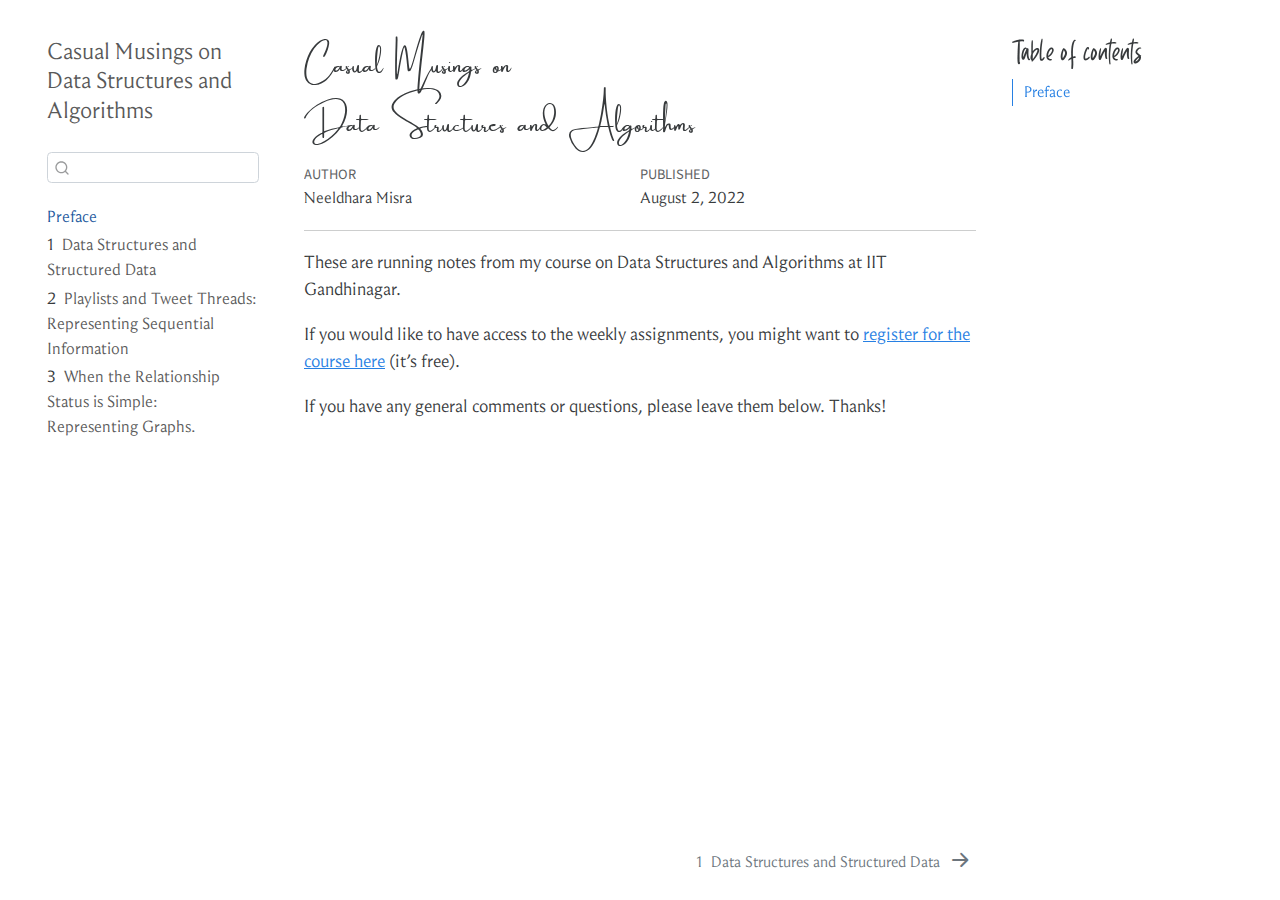
<file: _book/index.html>
<!DOCTYPE html>
<html xmlns="http://www.w3.org/1999/xhtml" lang="en" xml:lang="en"><head>

<meta charset="utf-8">
<meta name="generator" content="quarto-0.9.363">

<meta name="viewport" content="width=device-width, initial-scale=1.0, user-scalable=yes">

<meta name="author" content="Neeldhara Misra">
<meta name="dcterms.date" content="2022-08-02">

<title>Casual Musings on  Data Structures and Algorithms</title>
<style>
code{white-space: pre-wrap;}
span.smallcaps{font-variant: small-caps;}
span.underline{text-decoration: underline;}
div.column{display: inline-block; vertical-align: top; width: 50%;}
div.hanging-indent{margin-left: 1.5em; text-indent: -1.5em;}
ul.task-list{list-style: none;}
</style>

<script src="site_libs/quarto-nav/quarto-nav.js"></script>
<script src="site_libs/quarto-nav/headroom.min.js"></script>
<script src="site_libs/clipboard/clipboard.min.js"></script>
<meta name="quarto:offset" content="./">
<script src="site_libs/quarto-search/autocomplete.umd.js"></script>
<script src="site_libs/quarto-search/fuse.min.js"></script>
<script src="site_libs/quarto-search/quarto-search.js"></script>
<link href="./intro.html" rel="next">
<script src="site_libs/quarto-html/quarto.js"></script>
<script src="site_libs/quarto-html/popper.min.js"></script>
<script src="site_libs/quarto-html/tippy.umd.min.js"></script>
<script src="site_libs/quarto-html/anchor.min.js"></script>
<link href="site_libs/quarto-html/tippy.css" rel="stylesheet">
<link id="quarto-text-highlighting-styles" href="site_libs/quarto-html/quarto-syntax-highlighting.css" rel="stylesheet">
<script src="site_libs/bootstrap/bootstrap.min.js"></script>
<link href="site_libs/bootstrap/bootstrap-icons.css" rel="stylesheet">
<link href="site_libs/bootstrap/bootstrap.min.css" rel="stylesheet">
<script id="quarto-search-options" type="application/json">{
  "location": "sidebar",
  "copy-button": false,
  "collapse-after": 3,
  "panel-placement": "start",
  "type": "textbox",
  "limit": 20,
  "language": {
    "search-no-results-text": "No results",
    "search-matching-documents-text": "matching documents",
    "search-copy-link-title": "Copy link to search",
    "search-hide-matches-text": "Hide additional matches",
    "search-more-match-text": "more match in this document",
    "search-more-matches-text": "more matches in this document",
    "search-clear-button-title": "Clear",
    "search-detached-cancel-button-title": "Cancel",
    "search-submit-button-title": "Submit"
  }
}</script>


<link rel="stylesheet" href="styles.css">
</head>

<body class="nav-sidebar floating">

<div id="quarto-search-results"></div>
  <header id="quarto-header" class="headroom fixed-top">
  <nav class="quarto-secondary-nav" data-bs-toggle="collapse" data-bs-target="#quarto-sidebar" aria-controls="quarto-sidebar" aria-expanded="false" aria-label="Toggle sidebar navigation" onclick="if (window.quartoToggleHeadroom) { window.quartoToggleHeadroom(); }">
    <div class="container-fluid d-flex justify-content-between">
      <h1 class="quarto-secondary-nav-title">Casual Musings on <br> Data Structures and Algorithms</h1>
      <button type="button" class="quarto-btn-toggle btn" aria-label="Show secondary navigation">
        <i class="bi bi-chevron-right"></i>
      </button>
    </div>
  </nav>
</header>
<!-- content -->
<div id="quarto-content" class="quarto-container page-columns page-rows-contents page-layout-article">
<!-- sidebar -->
  <nav id="quarto-sidebar" class="sidebar collapse sidebar-navigation floating overflow-auto">
    <div class="pt-lg-2 mt-2 text-left sidebar-header">
    <div class="sidebar-title mb-0 py-0">
      <a href="./">Casual Musings on <br> Data Structures and Algorithms</a> 
    </div>
      </div>
      <div class="mt-2 flex-shrink-0 align-items-center">
        <div class="sidebar-search">
        <div id="quarto-search" class="" title="Search"></div>
        </div>
      </div>
    <div class="sidebar-menu-container"> 
    <ul class="list-unstyled mt-1">
        <li class="sidebar-item">
  <div class="sidebar-item-container"> 
  <a href="./index.html" class="sidebar-item-text sidebar-link active">Preface</a>
  </div>
</li>
        <li class="sidebar-item">
  <div class="sidebar-item-container"> 
  <a href="./intro.html" class="sidebar-item-text sidebar-link"><span class="chapter-number">1</span>&nbsp; <span class="chapter-title">Data Structures and Structured Data</span></a>
  </div>
</li>
        <li class="sidebar-item">
  <div class="sidebar-item-container"> 
  <a href="./sequences.html" class="sidebar-item-text sidebar-link"><span class="chapter-number">2</span>&nbsp; <span class="chapter-title">Playlists and Tweet Threads: <br>Representing Sequential Information</span></a>
  </div>
</li>
        <li class="sidebar-item">
  <div class="sidebar-item-container"> 
  <a href="./graphs.html" class="sidebar-item-text sidebar-link"><span class="chapter-number">3</span>&nbsp; <span class="chapter-title">When the Relationship Status is Simple: <br>Representing Graphs.</span></a>
  </div>
</li>
    </ul>
    </div>
</nav>
<!-- margin-sidebar -->
    <div id="quarto-margin-sidebar" class="sidebar margin-sidebar"><div class="quarto-margin-header"><div class="margin-header-item">
<script type="text/javascript">
var HYVOR_TALK_WEBSITE = 6232;
    var HYVOR_TALK_CONFIG = {
        url: false,
        id: false
    };
var script = document.createElement("script");
script.type = "text/javascript";
script.src = "https://talk.hyvor.com/web-api/embed.js";
document.body.appendChild(script);
</script>

</div></div>
        <nav id="TOC" role="doc-toc">
    <h2 id="toc-title">Table of contents</h2>
   
  <ul>
  <li><a href="#preface" id="toc-preface" class="nav-link active" data-scroll-target="#preface">Preface</a></li>
  </ul>
</nav>
    </div>
<!-- main -->
<main class="content" id="quarto-document-content">

<header id="title-block-header" class="quarto-title-block default">
<div class="quarto-title">
<h1 class="title d-none d-lg-block">Casual Musings on <br> Data Structures and Algorithms</h1>
</div>





<div class="quarto-title-meta">

    <div>
    <div class="quarto-title-meta-heading">Author</div>
    <div class="quarto-title-meta-contents">
             <p>Neeldhara Misra </p>
          </div>
  </div>
    
    <div>
    <div class="quarto-title-meta-heading">Published</div>
    <div class="quarto-title-meta-contents">
      <p class="date">August 2, 2022</p>
    </div>
  </div>
    
  </div>
  

</header>

<section id="preface" class="level1 unnumbered">
<h1 class="unnumbered">Preface</h1>
<hr>
<p>These are running notes from my course on Data Structures and Algorithms at IIT Gandhinagar.</p>
<p>If you would like to have access to the weekly assignments, you might want to <a href="https://neeldhara.courses/">register for the course here</a> (it’s free).</p>
<p>If you have any general comments or questions, please leave them below. Thanks!</p>
<div id="hyvor-talk-view">

</div>


</section>

</main> <!-- /main -->
<script id="quarto-html-after-body" type="application/javascript">
window.document.addEventListener("DOMContentLoaded", function (event) {
  const icon = "";
  const anchorJS = new window.AnchorJS();
  anchorJS.options = {
    placement: 'right',
    icon: icon
  };
  anchorJS.add('.anchored');
  const clipboard = new window.ClipboardJS('.code-copy-button', {
    target: function(trigger) {
      return trigger.previousElementSibling;
    }
  });
  clipboard.on('success', function(e) {
    // button target
    const button = e.trigger;
    // don't keep focus
    button.blur();
    // flash "checked"
    button.classList.add('code-copy-button-checked');
    var currentTitle = button.getAttribute("title");
    button.setAttribute("title", "Copied!");
    setTimeout(function() {
      button.setAttribute("title", currentTitle);
      button.classList.remove('code-copy-button-checked');
    }, 1000);
    // clear code selection
    e.clearSelection();
  });
  function tippyHover(el, contentFn) {
    const config = {
      allowHTML: true,
      content: contentFn,
      maxWidth: 500,
      delay: 100,
      arrow: false,
      appendTo: function(el) {
          return el.parentElement;
      },
      interactive: true,
      interactiveBorder: 10,
      theme: 'quarto',
      placement: 'bottom-start'
    };
    window.tippy(el, config); 
  }
  const noterefs = window.document.querySelectorAll('a[role="doc-noteref"]');
  for (var i=0; i<noterefs.length; i++) {
    const ref = noterefs[i];
    tippyHover(ref, function() {
      let href = ref.getAttribute('href');
      try { href = new URL(href).hash; } catch {}
      const id = href.replace(/^#\/?/, "");
      const note = window.document.getElementById(id);
      return note.innerHTML;
    });
  }
  var bibliorefs = window.document.querySelectorAll('a[role="doc-biblioref"]');
  for (var i=0; i<bibliorefs.length; i++) {
    const ref = bibliorefs[i];
    const cites = ref.parentNode.getAttribute('data-cites').split(' ');
    tippyHover(ref, function() {
      var popup = window.document.createElement('div');
      cites.forEach(function(cite) {
        var citeDiv = window.document.createElement('div');
        citeDiv.classList.add('hanging-indent');
        citeDiv.classList.add('csl-entry');
        var biblioDiv = window.document.getElementById('ref-' + cite);
        if (biblioDiv) {
          citeDiv.innerHTML = biblioDiv.innerHTML;
        }
        popup.appendChild(citeDiv);
      });
      return popup.innerHTML;
    });
  }
});
</script>
<nav class="page-navigation">
  <div class="nav-page nav-page-previous">
  </div>
  <div class="nav-page nav-page-next">
      <a href="./intro.html" class="pagination-link">
        <span class="nav-page-text"><span class="chapter-number">1</span>&nbsp; <span class="chapter-title">Data Structures and Structured Data</span></span> <i class="bi bi-arrow-right-short"></i>
      </a>
  </div>
</nav>
</div> <!-- /content -->



</body></html>
</file>
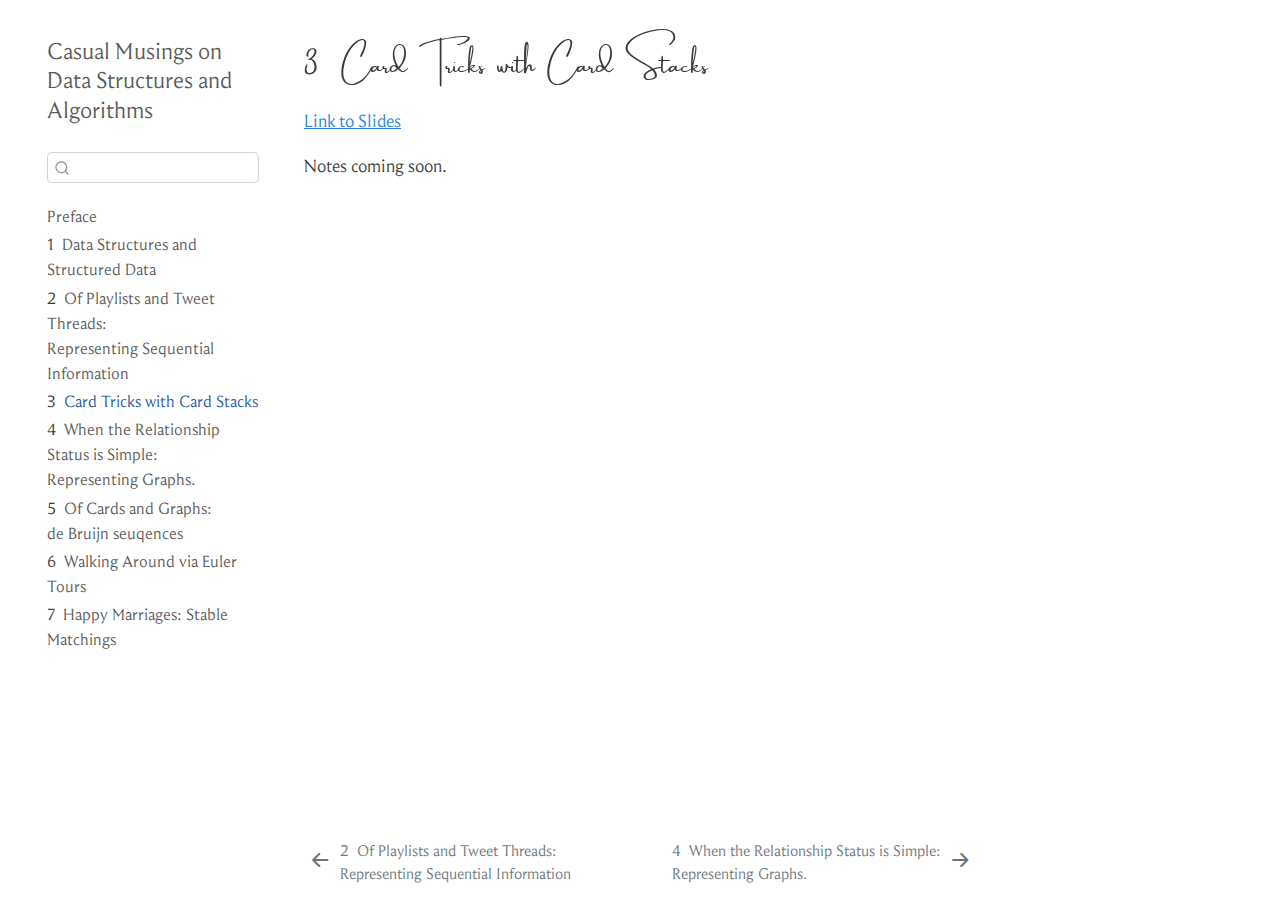
<file: _book/cardtricks.html>
<!DOCTYPE html>
<html xmlns="http://www.w3.org/1999/xhtml" lang="en" xml:lang="en"><head>

<meta charset="utf-8">
<meta name="generator" content="quarto-1.1.189">

<meta name="viewport" content="width=device-width, initial-scale=1.0, user-scalable=yes">


<title>Casual Musings on  Data Structures and Algorithms - 3&nbsp; Card Tricks with Card Stacks</title>
<style>
code{white-space: pre-wrap;}
span.smallcaps{font-variant: small-caps;}
div.columns{display: flex; gap: min(4vw, 1.5em);}
div.column{flex: auto; overflow-x: auto;}
div.hanging-indent{margin-left: 1.5em; text-indent: -1.5em;}
ul.task-list{list-style: none;}
ul.task-list li input[type="checkbox"] {
  width: 0.8em;
  margin: 0 0.8em 0.2em -1.6em;
  vertical-align: middle;
}
</style>


<script src="site_libs/quarto-nav/quarto-nav.js"></script>
<script src="site_libs/quarto-nav/headroom.min.js"></script>
<script src="site_libs/clipboard/clipboard.min.js"></script>
<script src="site_libs/quarto-search/autocomplete.umd.js"></script>
<script src="site_libs/quarto-search/fuse.min.js"></script>
<script src="site_libs/quarto-search/quarto-search.js"></script>
<meta name="quarto:offset" content="./">
<link href="./graphs.html" rel="next">
<link href="./sequences.html" rel="prev">
<script src="site_libs/quarto-html/quarto.js"></script>
<script src="site_libs/quarto-html/popper.min.js"></script>
<script src="site_libs/quarto-html/tippy.umd.min.js"></script>
<script src="site_libs/quarto-html/anchor.min.js"></script>
<link href="site_libs/quarto-html/tippy.css" rel="stylesheet">
<link href="site_libs/quarto-html/quarto-syntax-highlighting.css" rel="stylesheet" id="quarto-text-highlighting-styles">
<script src="site_libs/bootstrap/bootstrap.min.js"></script>
<link href="site_libs/bootstrap/bootstrap-icons.css" rel="stylesheet">
<link href="site_libs/bootstrap/bootstrap.min.css" rel="stylesheet" id="quarto-bootstrap" data-mode="light">
<script id="quarto-search-options" type="application/json">{
  "location": "sidebar",
  "copy-button": false,
  "collapse-after": 3,
  "panel-placement": "start",
  "type": "textbox",
  "limit": 20,
  "language": {
    "search-no-results-text": "No results",
    "search-matching-documents-text": "matching documents",
    "search-copy-link-title": "Copy link to search",
    "search-hide-matches-text": "Hide additional matches",
    "search-more-match-text": "more match in this document",
    "search-more-matches-text": "more matches in this document",
    "search-clear-button-title": "Clear",
    "search-detached-cancel-button-title": "Cancel",
    "search-submit-button-title": "Submit"
  }
}</script>


<link rel="stylesheet" href="styles.css">
</head>

<body class="nav-sidebar floating">


<div id="quarto-search-results"></div>
  <header id="quarto-header" class="headroom fixed-top">
  <nav class="quarto-secondary-nav" data-bs-toggle="collapse" data-bs-target="#quarto-sidebar" aria-controls="quarto-sidebar" aria-expanded="false" aria-label="Toggle sidebar navigation" onclick="if (window.quartoToggleHeadroom) { window.quartoToggleHeadroom(); }">
    <div class="container-fluid d-flex justify-content-between">
      <h1 class="quarto-secondary-nav-title"><span class="chapter-number">3</span>&nbsp; <span class="chapter-title">Card Tricks with Card Stacks</span></h1>
      <button type="button" class="quarto-btn-toggle btn" aria-label="Show secondary navigation">
        <i class="bi bi-chevron-right"></i>
      </button>
    </div>
  </nav>
</header>
<!-- content -->
<div id="quarto-content" class="quarto-container page-columns page-rows-contents page-layout-article">
<!-- sidebar -->
  <nav id="quarto-sidebar" class="sidebar collapse sidebar-navigation floating overflow-auto">
    <div class="pt-lg-2 mt-2 text-left sidebar-header">
    <div class="sidebar-title mb-0 py-0">
      <a href="./">Casual Musings on <br> Data Structures and Algorithms</a> 
    </div>
      </div>
      <div class="mt-2 flex-shrink-0 align-items-center">
        <div class="sidebar-search">
        <div id="quarto-search" class="" title="Search"></div>
        </div>
      </div>
    <div class="sidebar-menu-container"> 
    <ul class="list-unstyled mt-1">
        <li class="sidebar-item">
  <div class="sidebar-item-container"> 
  <a href="./index.html" class="sidebar-item-text sidebar-link">Preface</a>
  </div>
</li>
        <li class="sidebar-item">
  <div class="sidebar-item-container"> 
  <a href="./intro.html" class="sidebar-item-text sidebar-link"><span class="chapter-number">1</span>&nbsp; <span class="chapter-title">Data Structures and Structured Data</span></a>
  </div>
</li>
        <li class="sidebar-item">
  <div class="sidebar-item-container"> 
  <a href="./sequences.html" class="sidebar-item-text sidebar-link"><span class="chapter-number">2</span>&nbsp; <span class="chapter-title">Of Playlists and Tweet Threads: <br>Representing Sequential Information</span></a>
  </div>
</li>
        <li class="sidebar-item">
  <div class="sidebar-item-container"> 
  <a href="./cardtricks.html" class="sidebar-item-text sidebar-link active"><span class="chapter-number">3</span>&nbsp; <span class="chapter-title">Card Tricks with Card Stacks</span></a>
  </div>
</li>
        <li class="sidebar-item">
  <div class="sidebar-item-container"> 
  <a href="./graphs.html" class="sidebar-item-text sidebar-link"><span class="chapter-number">4</span>&nbsp; <span class="chapter-title">When the Relationship Status is Simple: <br>Representing Graphs.</span></a>
  </div>
</li>
        <li class="sidebar-item">
  <div class="sidebar-item-container"> 
  <a href="./debruijn.html" class="sidebar-item-text sidebar-link"><span class="chapter-number">5</span>&nbsp; <span class="chapter-title">Of Cards and Graphs: <br> de Bruijn seuqences</span></a>
  </div>
</li>
        <li class="sidebar-item">
  <div class="sidebar-item-container"> 
  <a href="./traversals.html" class="sidebar-item-text sidebar-link"><span class="chapter-number">6</span>&nbsp; <span class="chapter-title">Walking Around via Euler Tours</span></a>
  </div>
</li>
        <li class="sidebar-item">
  <div class="sidebar-item-container"> 
  <a href="./stablematchings.html" class="sidebar-item-text sidebar-link"><span class="chapter-number">7</span>&nbsp; <span class="chapter-title">Happy Marriages: Stable Matchings</span></a>
  </div>
</li>
    </ul>
    </div>
</nav>
<!-- margin-sidebar -->
    <div id="quarto-margin-sidebar" class="sidebar margin-sidebar"><div class="quarto-margin-header"><div class="margin-header-item">
<script type="text/javascript">
var HYVOR_TALK_WEBSITE = 6232;
    var HYVOR_TALK_CONFIG = {
        url: false,
        id: false
    };
var script = document.createElement("script");
script.type = "text/javascript";
script.src = "https://talk.hyvor.com/web-api/embed.js";
document.body.appendChild(script);
</script>

</div></div>
        
    </div>
<!-- main -->
<main class="content" id="quarto-document-content">

<header id="title-block-header" class="quarto-title-block default">
<div class="quarto-title">
<h1 class="title d-none d-lg-block"><span class="chapter-number">3</span>&nbsp; <span class="chapter-title">Card Tricks with Card Stacks</span></h1>
</div>



<div class="quarto-title-meta">

    
    
  </div>
  

</header>

<p><a href="https://slides.com/neeldhara/dsa1-w04#/0/1">Link to Slides</a></p>
<p>Notes coming soon.</p>



</main> <!-- /main -->
<script id="quarto-html-after-body" type="application/javascript">
window.document.addEventListener("DOMContentLoaded", function (event) {
  const toggleBodyColorMode = (bsSheetEl) => {
    const mode = bsSheetEl.getAttribute("data-mode");
    const bodyEl = window.document.querySelector("body");
    if (mode === "dark") {
      bodyEl.classList.add("quarto-dark");
      bodyEl.classList.remove("quarto-light");
    } else {
      bodyEl.classList.add("quarto-light");
      bodyEl.classList.remove("quarto-dark");
    }
  }
  const toggleBodyColorPrimary = () => {
    const bsSheetEl = window.document.querySelector("link#quarto-bootstrap");
    if (bsSheetEl) {
      toggleBodyColorMode(bsSheetEl);
    }
  }
  toggleBodyColorPrimary();  
  const icon = "";
  const anchorJS = new window.AnchorJS();
  anchorJS.options = {
    placement: 'right',
    icon: icon
  };
  anchorJS.add('.anchored');
  const clipboard = new window.ClipboardJS('.code-copy-button', {
    target: function(trigger) {
      return trigger.previousElementSibling;
    }
  });
  clipboard.on('success', function(e) {
    // button target
    const button = e.trigger;
    // don't keep focus
    button.blur();
    // flash "checked"
    button.classList.add('code-copy-button-checked');
    var currentTitle = button.getAttribute("title");
    button.setAttribute("title", "Copied!");
    setTimeout(function() {
      button.setAttribute("title", currentTitle);
      button.classList.remove('code-copy-button-checked');
    }, 1000);
    // clear code selection
    e.clearSelection();
  });
  function tippyHover(el, contentFn) {
    const config = {
      allowHTML: true,
      content: contentFn,
      maxWidth: 500,
      delay: 100,
      arrow: false,
      appendTo: function(el) {
          return el.parentElement;
      },
      interactive: true,
      interactiveBorder: 10,
      theme: 'quarto',
      placement: 'bottom-start'
    };
    window.tippy(el, config); 
  }
  const noterefs = window.document.querySelectorAll('a[role="doc-noteref"]');
  for (var i=0; i<noterefs.length; i++) {
    const ref = noterefs[i];
    tippyHover(ref, function() {
      // use id or data attribute instead here
      let href = ref.getAttribute('data-footnote-href') || ref.getAttribute('href');
      try { href = new URL(href).hash; } catch {}
      const id = href.replace(/^#\/?/, "");
      const note = window.document.getElementById(id);
      return note.innerHTML;
    });
  }
  var bibliorefs = window.document.querySelectorAll('a[role="doc-biblioref"]');
  for (var i=0; i<bibliorefs.length; i++) {
    const ref = bibliorefs[i];
    const cites = ref.parentNode.getAttribute('data-cites').split(' ');
    tippyHover(ref, function() {
      var popup = window.document.createElement('div');
      cites.forEach(function(cite) {
        var citeDiv = window.document.createElement('div');
        citeDiv.classList.add('hanging-indent');
        citeDiv.classList.add('csl-entry');
        var biblioDiv = window.document.getElementById('ref-' + cite);
        if (biblioDiv) {
          citeDiv.innerHTML = biblioDiv.innerHTML;
        }
        popup.appendChild(citeDiv);
      });
      return popup.innerHTML;
    });
  }
});
</script>
<nav class="page-navigation">
  <div class="nav-page nav-page-previous">
      <a href="./sequences.html" class="pagination-link">
        <i class="bi bi-arrow-left-short"></i> <span class="nav-page-text"><span class="chapter-number">2</span>&nbsp; <span class="chapter-title">Of Playlists and Tweet Threads: <br>Representing Sequential Information</span></span>
      </a>          
  </div>
  <div class="nav-page nav-page-next">
      <a href="./graphs.html" class="pagination-link">
        <span class="nav-page-text"><span class="chapter-number">4</span>&nbsp; <span class="chapter-title">When the Relationship Status is Simple: <br>Representing Graphs.</span></span> <i class="bi bi-arrow-right-short"></i>
      </a>
  </div>
</nav>
</div> <!-- /content -->



</body></html>
</file>
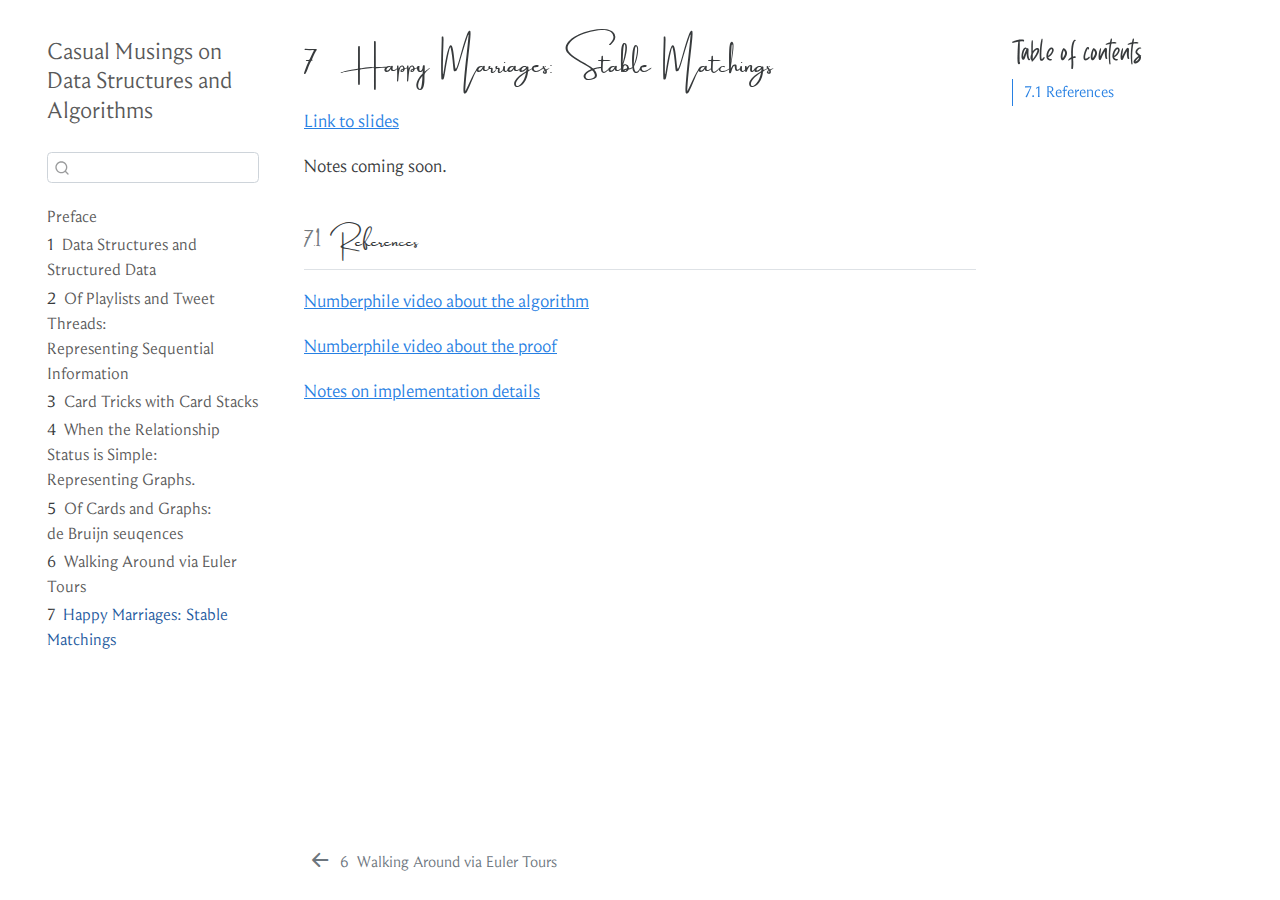
<file: _book/stablematchings.html>
<!DOCTYPE html>
<html xmlns="http://www.w3.org/1999/xhtml" lang="en" xml:lang="en"><head>

<meta charset="utf-8">
<meta name="generator" content="quarto-1.1.189">

<meta name="viewport" content="width=device-width, initial-scale=1.0, user-scalable=yes">


<title>Casual Musings on  Data Structures and Algorithms - 7&nbsp; Happy Marriages: Stable Matchings</title>
<style>
code{white-space: pre-wrap;}
span.smallcaps{font-variant: small-caps;}
div.columns{display: flex; gap: min(4vw, 1.5em);}
div.column{flex: auto; overflow-x: auto;}
div.hanging-indent{margin-left: 1.5em; text-indent: -1.5em;}
ul.task-list{list-style: none;}
ul.task-list li input[type="checkbox"] {
  width: 0.8em;
  margin: 0 0.8em 0.2em -1.6em;
  vertical-align: middle;
}
</style>


<script src="site_libs/quarto-nav/quarto-nav.js"></script>
<script src="site_libs/quarto-nav/headroom.min.js"></script>
<script src="site_libs/clipboard/clipboard.min.js"></script>
<script src="site_libs/quarto-search/autocomplete.umd.js"></script>
<script src="site_libs/quarto-search/fuse.min.js"></script>
<script src="site_libs/quarto-search/quarto-search.js"></script>
<meta name="quarto:offset" content="./">
<link href="./traversals.html" rel="prev">
<script src="site_libs/quarto-html/quarto.js"></script>
<script src="site_libs/quarto-html/popper.min.js"></script>
<script src="site_libs/quarto-html/tippy.umd.min.js"></script>
<script src="site_libs/quarto-html/anchor.min.js"></script>
<link href="site_libs/quarto-html/tippy.css" rel="stylesheet">
<link href="site_libs/quarto-html/quarto-syntax-highlighting.css" rel="stylesheet" id="quarto-text-highlighting-styles">
<script src="site_libs/bootstrap/bootstrap.min.js"></script>
<link href="site_libs/bootstrap/bootstrap-icons.css" rel="stylesheet">
<link href="site_libs/bootstrap/bootstrap.min.css" rel="stylesheet" id="quarto-bootstrap" data-mode="light">
<script id="quarto-search-options" type="application/json">{
  "location": "sidebar",
  "copy-button": false,
  "collapse-after": 3,
  "panel-placement": "start",
  "type": "textbox",
  "limit": 20,
  "language": {
    "search-no-results-text": "No results",
    "search-matching-documents-text": "matching documents",
    "search-copy-link-title": "Copy link to search",
    "search-hide-matches-text": "Hide additional matches",
    "search-more-match-text": "more match in this document",
    "search-more-matches-text": "more matches in this document",
    "search-clear-button-title": "Clear",
    "search-detached-cancel-button-title": "Cancel",
    "search-submit-button-title": "Submit"
  }
}</script>


<link rel="stylesheet" href="styles.css">
</head>

<body class="nav-sidebar floating">


<div id="quarto-search-results"></div>
  <header id="quarto-header" class="headroom fixed-top">
  <nav class="quarto-secondary-nav" data-bs-toggle="collapse" data-bs-target="#quarto-sidebar" aria-controls="quarto-sidebar" aria-expanded="false" aria-label="Toggle sidebar navigation" onclick="if (window.quartoToggleHeadroom) { window.quartoToggleHeadroom(); }">
    <div class="container-fluid d-flex justify-content-between">
      <h1 class="quarto-secondary-nav-title"><span class="chapter-number">7</span>&nbsp; <span class="chapter-title">Happy Marriages: Stable Matchings</span></h1>
      <button type="button" class="quarto-btn-toggle btn" aria-label="Show secondary navigation">
        <i class="bi bi-chevron-right"></i>
      </button>
    </div>
  </nav>
</header>
<!-- content -->
<div id="quarto-content" class="quarto-container page-columns page-rows-contents page-layout-article">
<!-- sidebar -->
  <nav id="quarto-sidebar" class="sidebar collapse sidebar-navigation floating overflow-auto">
    <div class="pt-lg-2 mt-2 text-left sidebar-header">
    <div class="sidebar-title mb-0 py-0">
      <a href="./">Casual Musings on <br> Data Structures and Algorithms</a> 
    </div>
      </div>
      <div class="mt-2 flex-shrink-0 align-items-center">
        <div class="sidebar-search">
        <div id="quarto-search" class="" title="Search"></div>
        </div>
      </div>
    <div class="sidebar-menu-container"> 
    <ul class="list-unstyled mt-1">
        <li class="sidebar-item">
  <div class="sidebar-item-container"> 
  <a href="./index.html" class="sidebar-item-text sidebar-link">Preface</a>
  </div>
</li>
        <li class="sidebar-item">
  <div class="sidebar-item-container"> 
  <a href="./intro.html" class="sidebar-item-text sidebar-link"><span class="chapter-number">1</span>&nbsp; <span class="chapter-title">Data Structures and Structured Data</span></a>
  </div>
</li>
        <li class="sidebar-item">
  <div class="sidebar-item-container"> 
  <a href="./sequences.html" class="sidebar-item-text sidebar-link"><span class="chapter-number">2</span>&nbsp; <span class="chapter-title">Of Playlists and Tweet Threads: <br>Representing Sequential Information</span></a>
  </div>
</li>
        <li class="sidebar-item">
  <div class="sidebar-item-container"> 
  <a href="./cardtricks.html" class="sidebar-item-text sidebar-link"><span class="chapter-number">3</span>&nbsp; <span class="chapter-title">Card Tricks with Card Stacks</span></a>
  </div>
</li>
        <li class="sidebar-item">
  <div class="sidebar-item-container"> 
  <a href="./graphs.html" class="sidebar-item-text sidebar-link"><span class="chapter-number">4</span>&nbsp; <span class="chapter-title">When the Relationship Status is Simple: <br>Representing Graphs.</span></a>
  </div>
</li>
        <li class="sidebar-item">
  <div class="sidebar-item-container"> 
  <a href="./debruijn.html" class="sidebar-item-text sidebar-link"><span class="chapter-number">5</span>&nbsp; <span class="chapter-title">Of Cards and Graphs: <br> de Bruijn seuqences</span></a>
  </div>
</li>
        <li class="sidebar-item">
  <div class="sidebar-item-container"> 
  <a href="./traversals.html" class="sidebar-item-text sidebar-link"><span class="chapter-number">6</span>&nbsp; <span class="chapter-title">Walking Around via Euler Tours</span></a>
  </div>
</li>
        <li class="sidebar-item">
  <div class="sidebar-item-container"> 
  <a href="./stablematchings.html" class="sidebar-item-text sidebar-link active"><span class="chapter-number">7</span>&nbsp; <span class="chapter-title">Happy Marriages: Stable Matchings</span></a>
  </div>
</li>
    </ul>
    </div>
</nav>
<!-- margin-sidebar -->
    <div id="quarto-margin-sidebar" class="sidebar margin-sidebar"><div class="quarto-margin-header"><div class="margin-header-item">
<script type="text/javascript">
var HYVOR_TALK_WEBSITE = 6232;
    var HYVOR_TALK_CONFIG = {
        url: false,
        id: false
    };
var script = document.createElement("script");
script.type = "text/javascript";
script.src = "https://talk.hyvor.com/web-api/embed.js";
document.body.appendChild(script);
</script>

</div></div>
        <nav id="TOC" role="doc-toc" class="toc-active">
    <h2 id="toc-title">Table of contents</h2>
   
  <ul>
  <li><a href="#references" id="toc-references" class="nav-link active" data-scroll-target="#references"><span class="toc-section-number">7.1</span>  References</a></li>
  </ul>
</nav>
    </div>
<!-- main -->
<main class="content" id="quarto-document-content">

<header id="title-block-header" class="quarto-title-block default">
<div class="quarto-title">
<h1 class="title d-none d-lg-block"><span class="chapter-number">7</span>&nbsp; <span class="chapter-title">Happy Marriages: Stable Matchings</span></h1>
</div>



<div class="quarto-title-meta">

    
    
  </div>
  

</header>

<p><a href="https://slides.com/neeldhara/dsa1-w06/">Link to slides</a></p>
<p>Notes coming soon.</p>
<section id="references" class="level2" data-number="7.1">
<h2 data-number="7.1" class="anchored" data-anchor-id="references"><span class="header-section-number">7.1</span> References</h2>
<p><a href="https://www.youtube.com/watch?v=Qcv1IqHWAzg">Numberphile video about the algorithm</a></p>
<p><a href="https://www.youtube.com/watch?v=LtTV6rIxhdo">Numberphile video about the proof</a></p>
<p><a href="https://cse.buffalo.edu/faculty/atri/courses/331/fall14/handouts/GS-details.pdf">Notes on implementation details</a></p>


</section>

</main> <!-- /main -->
<script id="quarto-html-after-body" type="application/javascript">
window.document.addEventListener("DOMContentLoaded", function (event) {
  const toggleBodyColorMode = (bsSheetEl) => {
    const mode = bsSheetEl.getAttribute("data-mode");
    const bodyEl = window.document.querySelector("body");
    if (mode === "dark") {
      bodyEl.classList.add("quarto-dark");
      bodyEl.classList.remove("quarto-light");
    } else {
      bodyEl.classList.add("quarto-light");
      bodyEl.classList.remove("quarto-dark");
    }
  }
  const toggleBodyColorPrimary = () => {
    const bsSheetEl = window.document.querySelector("link#quarto-bootstrap");
    if (bsSheetEl) {
      toggleBodyColorMode(bsSheetEl);
    }
  }
  toggleBodyColorPrimary();  
  const icon = "";
  const anchorJS = new window.AnchorJS();
  anchorJS.options = {
    placement: 'right',
    icon: icon
  };
  anchorJS.add('.anchored');
  const clipboard = new window.ClipboardJS('.code-copy-button', {
    target: function(trigger) {
      return trigger.previousElementSibling;
    }
  });
  clipboard.on('success', function(e) {
    // button target
    const button = e.trigger;
    // don't keep focus
    button.blur();
    // flash "checked"
    button.classList.add('code-copy-button-checked');
    var currentTitle = button.getAttribute("title");
    button.setAttribute("title", "Copied!");
    setTimeout(function() {
      button.setAttribute("title", currentTitle);
      button.classList.remove('code-copy-button-checked');
    }, 1000);
    // clear code selection
    e.clearSelection();
  });
  function tippyHover(el, contentFn) {
    const config = {
      allowHTML: true,
      content: contentFn,
      maxWidth: 500,
      delay: 100,
      arrow: false,
      appendTo: function(el) {
          return el.parentElement;
      },
      interactive: true,
      interactiveBorder: 10,
      theme: 'quarto',
      placement: 'bottom-start'
    };
    window.tippy(el, config); 
  }
  const noterefs = window.document.querySelectorAll('a[role="doc-noteref"]');
  for (var i=0; i<noterefs.length; i++) {
    const ref = noterefs[i];
    tippyHover(ref, function() {
      // use id or data attribute instead here
      let href = ref.getAttribute('data-footnote-href') || ref.getAttribute('href');
      try { href = new URL(href).hash; } catch {}
      const id = href.replace(/^#\/?/, "");
      const note = window.document.getElementById(id);
      return note.innerHTML;
    });
  }
  var bibliorefs = window.document.querySelectorAll('a[role="doc-biblioref"]');
  for (var i=0; i<bibliorefs.length; i++) {
    const ref = bibliorefs[i];
    const cites = ref.parentNode.getAttribute('data-cites').split(' ');
    tippyHover(ref, function() {
      var popup = window.document.createElement('div');
      cites.forEach(function(cite) {
        var citeDiv = window.document.createElement('div');
        citeDiv.classList.add('hanging-indent');
        citeDiv.classList.add('csl-entry');
        var biblioDiv = window.document.getElementById('ref-' + cite);
        if (biblioDiv) {
          citeDiv.innerHTML = biblioDiv.innerHTML;
        }
        popup.appendChild(citeDiv);
      });
      return popup.innerHTML;
    });
  }
});
</script>
<nav class="page-navigation">
  <div class="nav-page nav-page-previous">
      <a href="./traversals.html" class="pagination-link">
        <i class="bi bi-arrow-left-short"></i> <span class="nav-page-text"><span class="chapter-number">6</span>&nbsp; <span class="chapter-title">Walking Around via Euler Tours</span></span>
      </a>          
  </div>
  <div class="nav-page nav-page-next">
  </div>
</nav>
</div> <!-- /content -->



</body></html>
</file>
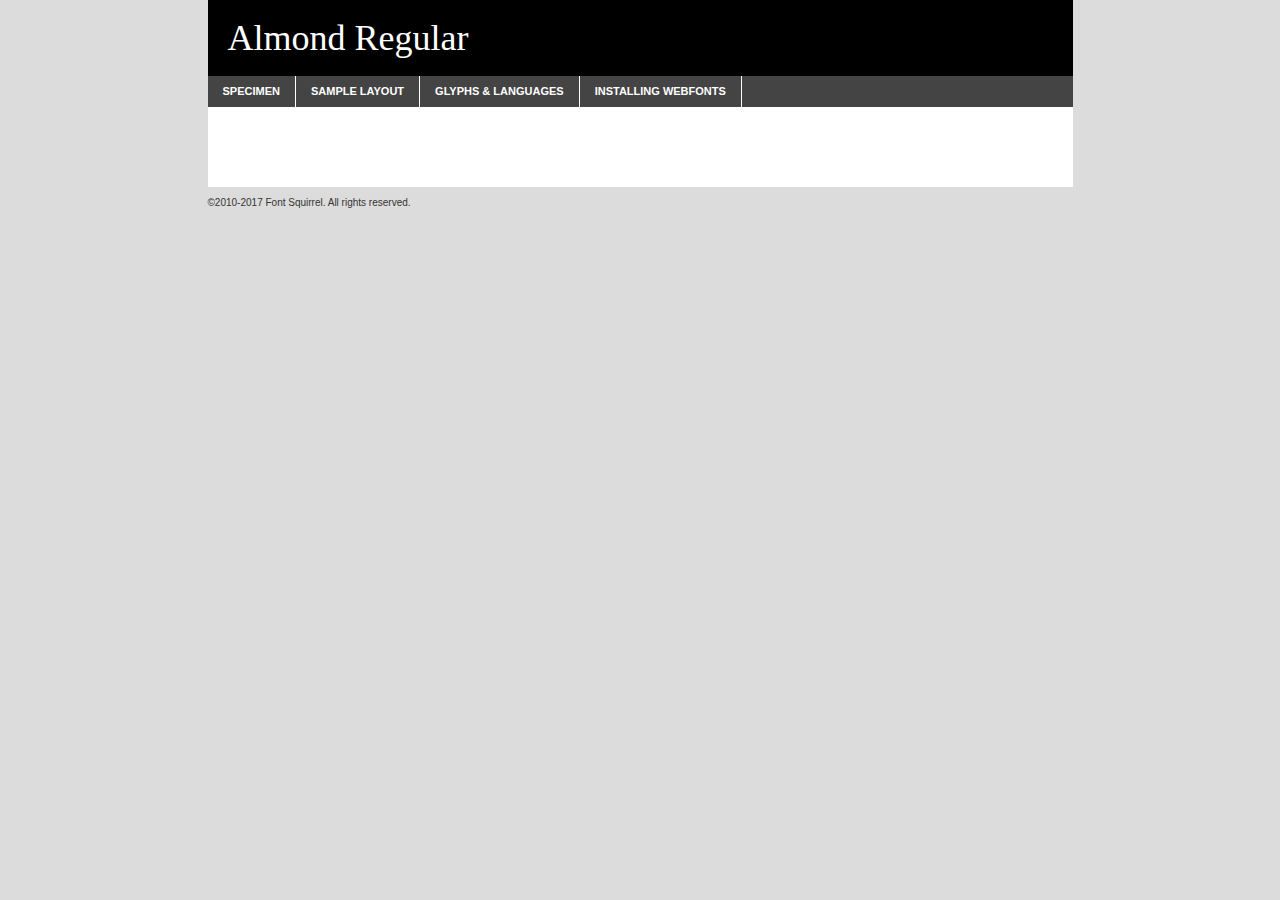
<file: fonts/almond_regular-demo.html>
<!DOCTYPE html PUBLIC "-//W3C//DTD XHTML 1.0 Transitional//EN"
	"http://www.w3.org/TR/xhtml1/DTD/xhtml1-transitional.dtd">

<html xmlns="http://www.w3.org/1999/xhtml" xml:lang="en" lang="en">
<head>
	<meta http-equiv="Content-Type" content="text/html; charset=utf-8" />
	<script src="http://ajax.googleapis.com/ajax/libs/jquery/1.7.2/jquery.min.js" type="text/javascript" charset="utf-8"></script>
	<script type="text/javascript">
	(function($){$.fn.easyTabs=function(option){var param=jQuery.extend({fadeSpeed:"fast",defaultContent:1,activeClass:'active'},option);$(this).each(function(){var thisId="#"+this.id;if(param.defaultContent==''){param.defaultContent=1;}
	if(typeof param.defaultContent=="number")
	{var defaultTab=$(thisId+" .tabs li:eq("+(param.defaultContent-1)+") a").attr('href').substr(1);}else{var defaultTab=param.defaultContent;}
	$(thisId+" .tabs li a").each(function(){var tabToHide=$(this).attr('href').substr(1);$("#"+tabToHide).addClass('easytabs-tab-content');});hideAll();changeContent(defaultTab);function hideAll(){$(thisId+" .easytabs-tab-content").hide();}
	function changeContent(tabId){hideAll();$(thisId+" .tabs li").removeClass(param.activeClass);$(thisId+" .tabs li a[href=#"+tabId+"]").closest('li').addClass(param.activeClass);if(param.fadeSpeed!="none")
	{$(thisId+" #"+tabId).fadeIn(param.fadeSpeed);}else{$(thisId+" #"+tabId).show();}}
	$(thisId+" .tabs li").click(function(){var tabId=$(this).find('a').attr('href').substr(1);changeContent(tabId);return false;});});}})(jQuery);
	</script>
	<link rel="stylesheet" href="specimen_files/specimen_stylesheet.css" type="text/css" charset="utf-8" />
	<link rel="stylesheet" href="stylesheet.css" type="text/css" charset="utf-8" />

	<style type="text/css">
					body{
				font-family: 'almondregular';
							}
		</style>

	<title>Almond Regular Specimen</title>
	
	
	<script type="text/javascript" charset="utf-8">
		$(document).ready(function() {
			$('#container').easyTabs({defaultContent:1});
		});
	</script>
</head>

<body>
<div id="container">
	<div id="header">
		Almond Regular	</div>
	<ul class="tabs">
		<li><a href="#specimen">Specimen</a></li>
		<li><a href="#layout">Sample Layout</a></li>
				<li><a href="#glyphs">Glyphs &amp; Languages</a></li>
		<li><a href="#installing">Installing Webfonts</a></li>
		
	</ul>
	
	<div id="main_content">

		
			<div id="specimen">
		
				<div class="section">
					<div class="grid12 firstcol">
						<div class="huge">AaBb</div>
					</div>
				</div>
		
				<div class="section">
					<div class="glyph_range">A&#x200B;B&#x200b;C&#x200b;D&#x200b;E&#x200b;F&#x200b;G&#x200b;H&#x200b;I&#x200b;J&#x200b;K&#x200b;L&#x200b;M&#x200b;N&#x200b;O&#x200b;P&#x200b;Q&#x200b;R&#x200b;S&#x200b;T&#x200b;U&#x200b;V&#x200b;W&#x200b;X&#x200b;Y&#x200b;Z&#x200b;a&#x200b;b&#x200b;c&#x200b;d&#x200b;e&#x200b;f&#x200b;g&#x200b;h&#x200b;i&#x200b;j&#x200b;k&#x200b;l&#x200b;m&#x200b;n&#x200b;o&#x200b;p&#x200b;q&#x200b;r&#x200b;s&#x200b;t&#x200b;u&#x200b;v&#x200b;w&#x200b;x&#x200b;y&#x200b;z&#x200b;1&#x200b;2&#x200b;3&#x200b;4&#x200b;5&#x200b;6&#x200b;7&#x200b;8&#x200b;9&#x200b;0&#x200b;&amp;&#x200b;.&#x200b;,&#x200b;?&#x200b;!&#x200b;&#64;&#x200b;(&#x200b;)&#x200b;#&#x200b;$&#x200b;%&#x200b;*&#x200b;+&#x200b;-&#x200b;=&#x200b;:&#x200b;;</div>
				</div>
				<div class="section">
					<div class="grid12 firstcol">
						<table class="sample_table">
							<tr><td>10</td><td class="size10">abcdefghijklmnopqrstuvwxyzABCDEFGHIJKLMNOPQRSTUVWXYZ0123456789abcdefghijklmnopqrstuvwxyzABCDEFGHIJKLMNOPQRSTUVWXYZ0123456789abcdefghijklmnopqrstuvwxyzABCDEFGHIJKLMNOPQRSTUVWXYZ</td></tr>
							<tr><td>11</td><td class="size11">abcdefghijklmnopqrstuvwxyzABCDEFGHIJKLMNOPQRSTUVWXYZ0123456789abcdefghijklmnopqrstuvwxyzABCDEFGHIJKLMNOPQRSTUVWXYZ0123456789abcdefghijklmnopqrstuvwxyzABCDEFGHIJKLMNOPQRSTUVWXYZ</td></tr>
							<tr><td>12</td><td class="size12">abcdefghijklmnopqrstuvwxyzABCDEFGHIJKLMNOPQRSTUVWXYZ0123456789abcdefghijklmnopqrstuvwxyzABCDEFGHIJKLMNOPQRSTUVWXYZ0123456789abcdefghijklmnopqrstuvwxyzABCDEFGHIJKLMNOPQRSTUVWXYZ</td></tr>
							<tr><td>13</td><td class="size13">abcdefghijklmnopqrstuvwxyzABCDEFGHIJKLMNOPQRSTUVWXYZ0123456789abcdefghijklmnopqrstuvwxyzABCDEFGHIJKLMNOPQRSTUVWXYZ0123456789abcdefghijklmnopqrstuvwxyzABCDEFGHIJKLMNOPQRSTUVWXYZ</td></tr>
							<tr><td>14</td><td class="size14">abcdefghijklmnopqrstuvwxyzABCDEFGHIJKLMNOPQRSTUVWXYZ0123456789abcdefghijklmnopqrstuvwxyzABCDEFGHIJKLMNOPQRSTUVWXYZ0123456789abcdefghijklmnopqrstuvwxyzABCDEFGHIJKLMNOPQRSTUVWXYZ</td></tr>
							<tr><td>16</td><td class="size16">abcdefghijklmnopqrstuvwxyzABCDEFGHIJKLMNOPQRSTUVWXYZ0123456789abcdefghijklmnopqrstuvwxyzABCDEFGHIJKLMNOPQRSTUVWXYZ</td></tr>
							<tr><td>18</td><td class="size18">abcdefghijklmnopqrstuvwxyzABCDEFGHIJKLMNOPQRSTUVWXYZ0123456789abcdefghijklmnopqrstuvwxyzABCDEFGHIJKLMNOPQRSTUVWXYZ</td></tr>
							<tr><td>20</td><td class="size20">abcdefghijklmnopqrstuvwxyzABCDEFGHIJKLMNOPQRSTUVWXYZ0123456789abcdefghijklmnopqrstuvwxyzABCDEFGHIJKLMNOPQRSTUVWXYZ</td></tr>
							<tr><td>24</td><td class="size24">abcdefghijklmnopqrstuvwxyzABCDEFGHIJKLMNOPQRSTUVWXYZ0123456789abcdefghijklmnopqrstuvwxyzABCDEFGHIJKLMNOPQRSTUVWXYZ</td></tr>
							<tr><td>30</td><td class="size30">abcdefghijklmnopqrstuvwxyzABCDEFGHIJKLMNOPQRSTUVWXYZ0123456789abcdefghijklmnopqrstuvwxyzABCDEFGHIJKLMNOPQRSTUVWXYZ</td></tr>
							<tr><td>36</td><td class="size36">abcdefghijklmnopqrstuvwxyzABCDEFGHIJKLMNOPQRSTUVWXYZ0123456789abcdefghijklmnopqrstuvwxyzABCDEFGHIJKLMNOPQRSTUVWXYZ</td></tr>
							<tr><td>48</td><td class="size48">abcdefghijklmnopqrstuvwxyzABCDEFGHIJKLMNOPQRSTUVWXYZ0123456789abcdefghijklmnopqrstuvwxyzABCDEFGHIJKLMNOPQRSTUVWXYZ</td></tr>
							<tr><td>60</td><td class="size60">abcdefghijklmnopqrstuvwxyzABCDEFGHIJKLMNOPQRSTUVWXYZ0123456789abcdefghijklmnopqrstuvwxyzABCDEFGHIJKLMNOPQRSTUVWXYZ</td></tr>
							<tr><td>72</td><td class="size72">abcdefghijklmnopqrstuvwxyzABCDEFGHIJKLMNOPQRSTUVWXYZ0123456789abcdefghijklmnopqrstuvwxyzABCDEFGHIJKLMNOPQRSTUVWXYZ</td></tr>
							<tr><td>90</td><td class="size90">abcdefghijklmnopqrstuvwxyzABCDEFGHIJKLMNOPQRSTUVWXYZ0123456789abcdefghijklmnopqrstuvwxyzABCDEFGHIJKLMNOPQRSTUVWXYZ</td></tr>
						</table>
				
					</div>
			
				</div>
		
		
		
								<div class="section" id="bodycomparison">


										<div id="xheight">
				<div class="fontbody">&#x25FC;&#x25FC;&#x25FC;&#x25FC;&#x25FC;&#x25FC;&#x25FC;&#x25FC;&#x25FC;&#x25FC;&#x25FC;&#x25FC;&#x25FC;&#x25FC;&#x25FC;&#x25FC;&#x25FC;&#x25FC;&#x25FC;&#x25FC;&#x25FC;&#x25FC;&#x25FC;&#x25FC;&#x25FC;&#x25FC;&#x25FC;&#x25FC;&#x25FC;&#x25FC;&#x25FC;&#x25FC;&#x25FC;&#x25FC;&#x25FC;&#x25FC;&#x25FC;&#x25FC;&#x25FC;&#x25FC;&#x25FC;&#x25FC;&#x25FC;&#x25FC;&#x25FC;&#x25FC;&#x25FC;&#x25FC;&#x25FC;&#x25FC;&#x25FC;&#x25FC;&#x25FC;&#x25FC;&#x25FC;&#x25FC;&#x25FC;&#x25FC;&#x25FC;&#x25FC;&#x25FC;&#x25FC;&#x25FC;&#x25FC;&#x25FC;&#x25FC;&#x25FC;&#x25FC;&#x25FC;&#x25FC;&#x25FC;&#x25FC;&#x25FC;&#x25FC;&#x25FC;&#x25FC;&#x25FC;&#x25FC;&#x25FC;&#x25FC;&#x25FC;&#x25FC;&#x25FC;&#x25FC;&#x25FC;&#x25FC;&#x25FC;&#x25FC;&#x25FC;&#x25FC;&#x25FC;&#x25FC;&#x25FC;&#x25FC;&#x25FC;&#x25FC;&#x25FC;&#x25FC;&#x25FC;body</div><div class="arialbody">body</div><div class="verdanabody">body</div><div class="georgiabody">body</div></div>
										<div class="fontbody" style="z-index:1">
											body<span>Almond Regular</span>
										</div>
										<div class="arialbody" style="z-index:1">
											body<span>Arial</span>
										</div>
										<div class="verdanabody" style="z-index:1">
											body<span>Verdana</span>
										</div>
										<div class="georgiabody" style="z-index:1">
											body<span>Georgia</span>
										</div>



								</div>
		
		
				<div class="section psample psample_row1" id="">
					
					<div class="grid2 firstcol">
						<p class="size10"><span>10.</span>Aenean lacinia bibendum nulla sed consectetur. Fusce dapibus, tellus ac cursus commodo, tortor mauris condimentum nibh, ut fermentum massa justo sit amet risus. Nullam id dolor id nibh ultricies vehicula ut id elit. Cum sociis natoque penatibus et magnis dis parturient montes, nascetur ridiculus mus. Nulla vitae elit libero, a pharetra augue.</p>
			
					</div>
					<div class="grid3">
						<p class="size11"><span>11.</span>Aenean lacinia bibendum nulla sed consectetur. Fusce dapibus, tellus ac cursus commodo, tortor mauris condimentum nibh, ut fermentum massa justo sit amet risus. Nullam id dolor id nibh ultricies vehicula ut id elit. Cum sociis natoque penatibus et magnis dis parturient montes, nascetur ridiculus mus. Nulla vitae elit libero, a pharetra augue.</p>
			
					</div>
					<div class="grid3">
						<p class="size12"><span>12.</span>Aenean lacinia bibendum nulla sed consectetur. Fusce dapibus, tellus ac cursus commodo, tortor mauris condimentum nibh, ut fermentum massa justo sit amet risus. Nullam id dolor id nibh ultricies vehicula ut id elit. Cum sociis natoque penatibus et magnis dis parturient montes, nascetur ridiculus mus. Nulla vitae elit libero, a pharetra augue.</p>
			
					</div>
					<div class="grid4">
						<p class="size13"><span>13.</span>Aenean lacinia bibendum nulla sed consectetur. Fusce dapibus, tellus ac cursus commodo, tortor mauris condimentum nibh, ut fermentum massa justo sit amet risus. Nullam id dolor id nibh ultricies vehicula ut id elit. Cum sociis natoque penatibus et magnis dis parturient montes, nascetur ridiculus mus. Nulla vitae elit libero, a pharetra augue.</p>
			
					</div>
					<div class="white_blend"></div>
					
				</div>
				<div class="section psample psample_row2" id="">
					<div class="grid3 firstcol">
						<p class="size14"><span>14.</span>Aenean lacinia bibendum nulla sed consectetur. Fusce dapibus, tellus ac cursus commodo, tortor mauris condimentum nibh, ut fermentum massa justo sit amet risus. Nullam id dolor id nibh ultricies vehicula ut id elit. Cum sociis natoque penatibus et magnis dis parturient montes, nascetur ridiculus mus. Nulla vitae elit libero, a pharetra augue.</p>
			
					</div>
					<div class="grid4">
						<p class="size16"><span>16.</span>Aenean lacinia bibendum nulla sed consectetur. Fusce dapibus, tellus ac cursus commodo, tortor mauris condimentum nibh, ut fermentum massa justo sit amet risus. Nullam id dolor id nibh ultricies vehicula ut id elit. Cum sociis natoque penatibus et magnis dis parturient montes, nascetur ridiculus mus. Nulla vitae elit libero, a pharetra augue.</p>
			
					</div>
					<div class="grid5">
						<p class="size18"><span>18.</span>Aenean lacinia bibendum nulla sed consectetur. Fusce dapibus, tellus ac cursus commodo, tortor mauris condimentum nibh, ut fermentum massa justo sit amet risus. Nullam id dolor id nibh ultricies vehicula ut id elit. Cum sociis natoque penatibus et magnis dis parturient montes, nascetur ridiculus mus. Nulla vitae elit libero, a pharetra augue.</p>
			
					</div>

					<div class="white_blend"></div>

				</div>
				
				<div class="section psample psample_row3" id="">
					<div class="grid5 firstcol">
						<p class="size20"><span>20.</span>Aenean lacinia bibendum nulla sed consectetur. Fusce dapibus, tellus ac cursus commodo, tortor mauris condimentum nibh, ut fermentum massa justo sit amet risus. Nullam id dolor id nibh ultricies vehicula ut id elit. Cum sociis natoque penatibus et magnis dis parturient montes, nascetur ridiculus mus. Nulla vitae elit libero, a pharetra augue.</p>
					</div>
					<div class="grid7">
						<p class="size24"><span>24.</span>Aenean lacinia bibendum nulla sed consectetur. Fusce dapibus, tellus ac cursus commodo, tortor mauris condimentum nibh, ut fermentum massa justo sit amet risus. Nullam id dolor id nibh ultricies vehicula ut id elit. Cum sociis natoque penatibus et magnis dis parturient montes, nascetur ridiculus mus. Nulla vitae elit libero, a pharetra augue.</p>
					</div>
					
					<div class="white_blend"></div>
					
				</div>
				
				<div class="section psample psample_row4" id="">
					<div class="grid12 firstcol">
						<p class="size30"><span>30.</span>Aenean lacinia bibendum nulla sed consectetur. Fusce dapibus, tellus ac cursus commodo, tortor mauris condimentum nibh, ut fermentum massa justo sit amet risus. Nullam id dolor id nibh ultricies vehicula ut id elit. Cum sociis natoque penatibus et magnis dis parturient montes, nascetur ridiculus mus. Nulla vitae elit libero, a pharetra augue.</p>
					</div>
					<div class="white_blend"></div>
					
				</div>
				
				
				
				<div class="section psample psample_row1 fullreverse">
					<div class="grid2 firstcol">
						<p class="size10"><span>10.</span>Aenean lacinia bibendum nulla sed consectetur. Fusce dapibus, tellus ac cursus commodo, tortor mauris condimentum nibh, ut fermentum massa justo sit amet risus. Nullam id dolor id nibh ultricies vehicula ut id elit. Cum sociis natoque penatibus et magnis dis parturient montes, nascetur ridiculus mus. Nulla vitae elit libero, a pharetra augue.</p>
			
					</div>
					<div class="grid3">
						<p class="size11"><span>11.</span>Aenean lacinia bibendum nulla sed consectetur. Fusce dapibus, tellus ac cursus commodo, tortor mauris condimentum nibh, ut fermentum massa justo sit amet risus. Nullam id dolor id nibh ultricies vehicula ut id elit. Cum sociis natoque penatibus et magnis dis parturient montes, nascetur ridiculus mus. Nulla vitae elit libero, a pharetra augue.</p>
			
					</div>
					<div class="grid3">
						<p class="size12"><span>12.</span>Aenean lacinia bibendum nulla sed consectetur. Fusce dapibus, tellus ac cursus commodo, tortor mauris condimentum nibh, ut fermentum massa justo sit amet risus. Nullam id dolor id nibh ultricies vehicula ut id elit. Cum sociis natoque penatibus et magnis dis parturient montes, nascetur ridiculus mus. Nulla vitae elit libero, a pharetra augue.</p>
			
					</div>
					<div class="grid4">
						<p class="size13"><span>13.</span>Aenean lacinia bibendum nulla sed consectetur. Fusce dapibus, tellus ac cursus commodo, tortor mauris condimentum nibh, ut fermentum massa justo sit amet risus. Nullam id dolor id nibh ultricies vehicula ut id elit. Cum sociis natoque penatibus et magnis dis parturient montes, nascetur ridiculus mus. Nulla vitae elit libero, a pharetra augue.</p>
			
					</div>
					<div class="black_blend"></div>
					
				</div>
				
				<div class="section psample psample_row2 fullreverse">
					<div class="grid3 firstcol">
						<p class="size14"><span>14.</span>Aenean lacinia bibendum nulla sed consectetur. Fusce dapibus, tellus ac cursus commodo, tortor mauris condimentum nibh, ut fermentum massa justo sit amet risus. Nullam id dolor id nibh ultricies vehicula ut id elit. Cum sociis natoque penatibus et magnis dis parturient montes, nascetur ridiculus mus. Nulla vitae elit libero, a pharetra augue.</p>
			
					</div>
					<div class="grid4">
						<p class="size16"><span>16.</span>Aenean lacinia bibendum nulla sed consectetur. Fusce dapibus, tellus ac cursus commodo, tortor mauris condimentum nibh, ut fermentum massa justo sit amet risus. Nullam id dolor id nibh ultricies vehicula ut id elit. Cum sociis natoque penatibus et magnis dis parturient montes, nascetur ridiculus mus. Nulla vitae elit libero, a pharetra augue.</p>
			
					</div>
					<div class="grid5">
						<p class="size18"><span>18.</span>Aenean lacinia bibendum nulla sed consectetur. Fusce dapibus, tellus ac cursus commodo, tortor mauris condimentum nibh, ut fermentum massa justo sit amet risus. Nullam id dolor id nibh ultricies vehicula ut id elit. Cum sociis natoque penatibus et magnis dis parturient montes, nascetur ridiculus mus. Nulla vitae elit libero, a pharetra augue.</p>
			
					</div>
					<div class="black_blend"></div>

				</div>
				
				<div class="section psample fullreverse psample_row3" id="">
					<div class="grid5 firstcol">
						<p class="size20"><span>20.</span>Aenean lacinia bibendum nulla sed consectetur. Fusce dapibus, tellus ac cursus commodo, tortor mauris condimentum nibh, ut fermentum massa justo sit amet risus. Nullam id dolor id nibh ultricies vehicula ut id elit. Cum sociis natoque penatibus et magnis dis parturient montes, nascetur ridiculus mus. Nulla vitae elit libero, a pharetra augue.</p>
					</div>
					<div class="grid7">
						<p class="size24"><span>24.</span>Aenean lacinia bibendum nulla sed consectetur. Fusce dapibus, tellus ac cursus commodo, tortor mauris condimentum nibh, ut fermentum massa justo sit amet risus. Nullam id dolor id nibh ultricies vehicula ut id elit. Cum sociis natoque penatibus et magnis dis parturient montes, nascetur ridiculus mus. Nulla vitae elit libero, a pharetra augue.</p>
					</div>
					
					<div class="black_blend"></div>
					
				</div>
				
				<div class="section psample fullreverse psample_row4" id="" style="border-bottom: 20px #000 solid;">
					<div class="grid12 firstcol">
						<p class="size30"><span>30.</span>Aenean lacinia bibendum nulla sed consectetur. Fusce dapibus, tellus ac cursus commodo, tortor mauris condimentum nibh, ut fermentum massa justo sit amet risus. Nullam id dolor id nibh ultricies vehicula ut id elit. Cum sociis natoque penatibus et magnis dis parturient montes, nascetur ridiculus mus. Nulla vitae elit libero, a pharetra augue.</p>
					</div>
					<div class="black_blend"></div>
					
				</div>
				
				
				
				
			</div>
			
			<div id="layout">
				
				<div class="section">
					
					<div class="grid12 firstcol">
						<h1>Lorem Ipsum Dolor</h1>
						<h2>Etiam porta sem malesuada magna mollis euismod</h2>
						
						<p class="byline">By <a href="#link">Aenean Lacinia</a></p>
					</div>
				</div>
				<div class="section">
					<div class="grid8 firstcol">
						<p class="large">Donec sed odio dui. Morbi leo risus, porta ac consectetur ac, vestibulum at eros. Fusce dapibus, tellus ac cursus commodo, tortor mauris condimentum nibh, ut fermentum massa justo sit amet risus. </p>

						
						<h3>Pellentesque ornare sem</h3>

						<p>Maecenas sed diam eget risus varius blandit sit amet non magna. Maecenas faucibus mollis interdum. Donec ullamcorper nulla non metus auctor fringilla. Nullam id dolor id nibh ultricies vehicula ut id elit. Nullam id dolor id nibh ultricies vehicula ut id elit. </p>

						<p>Aenean eu leo quam. Pellentesque ornare sem lacinia quam venenatis vestibulum. Lorem ipsum dolor sit amet, consectetur adipiscing elit. Cum sociis natoque penatibus et magnis dis parturient montes, nascetur ridiculus mus. </p>

						<p>Nulla vitae elit libero, a pharetra augue. Praesent commodo cursus magna, vel scelerisque nisl consectetur et. Aenean lacinia bibendum nulla sed consectetur. </p>

						<p>Nullam quis risus eget urna mollis ornare vel eu leo. Nullam quis risus eget urna mollis ornare vel eu leo. Maecenas sed diam eget risus varius blandit sit amet non magna. Donec ullamcorper nulla non metus auctor fringilla. </p>

						<h3>Cras mattis consectetur</h3>

						<p>Aenean eu leo quam. Pellentesque ornare sem lacinia quam venenatis vestibulum. Aenean lacinia bibendum nulla sed consectetur. Integer posuere erat a ante venenatis dapibus posuere velit aliquet. Cras mattis consectetur purus sit amet fermentum. </p>

						<p>Nullam id dolor id nibh ultricies vehicula ut id elit. Nullam quis risus eget urna mollis ornare vel eu leo. Cras mattis consectetur purus sit amet fermentum.</p>
					</div>
					
					<div class="grid4 sidebar">
						
						<div class="box reverse">
							<p class="last">Nullam quis risus eget urna mollis ornare vel eu leo. Donec ullamcorper nulla non metus auctor fringilla. Cras mattis consectetur purus sit amet fermentum. Sed posuere consectetur est at lobortis. Lorem ipsum dolor sit amet, consectetur adipiscing elit. </p>
						</div>
						
						<p class="caption">Maecenas sed diam eget risus varius.</p>

						<p>Vestibulum id ligula porta felis euismod semper. Integer posuere erat a ante venenatis dapibus posuere velit aliquet. Vestibulum id ligula porta felis euismod semper. Sed posuere consectetur est at lobortis. Maecenas sed diam eget risus varius blandit sit amet non magna. Fusce dapibus, tellus ac cursus commodo, tortor mauris condimentum nibh, ut fermentum massa justo sit amet risus. </p>

					

						<p>Duis mollis, est non commodo luctus, nisi erat porttitor ligula, eget lacinia odio sem nec elit. Aenean lacinia bibendum nulla sed consectetur. Vivamus sagittis lacus vel augue laoreet rutrum faucibus dolor auctor. Aenean lacinia bibendum nulla sed consectetur. Nullam quis risus eget urna mollis ornare vel eu leo. </p>

						<p>Praesent commodo cursus magna, vel scelerisque nisl consectetur et. Donec ullamcorper nulla non metus auctor fringilla. Maecenas faucibus mollis interdum. Fusce dapibus, tellus ac cursus commodo, tortor mauris condimentum nibh, ut fermentum massa justo sit amet risus. </p>

					</div>
				</div>
				
			</div>


			



		<div id="glyphs">
			<div class="section">
				<div class="grid12 firstcol">
			
				<h1>Language Support</h1>
				<p>The subset of Almond Regular in this kit supports the following languages:<br />
			
					English, Arrernte, Bislama, Cebuano, Fijian, Gilbertese, Hmong, Ibanag, Iloko_ilokano, Interglossa_glosa, Interlingua, Lojban, Norfolk_pitcairnese, Oromo, Rotokas, Seychelles_creole, Shona, Somali, Southern_ndebele, Swahili, Swati_swazi, Tok_pisin, Warlpiri, Xhosa, Zulu, Latinbasic, Ubasic, Demo				</p>
				<h1>Glyph Chart</h1>
				<p>The subset of Almond Regular in this kit includes all the glyphs listed below. Unicode entities are included above each glyph to help you insert individual characters into your layout.</p>
				<div id="glyph_chart">
			
																														 <div><p>&amp;#13;</p>&#13;</div>
																				 <div><p>&amp;#32;</p>&#32;</div>
																				 <div><p>&amp;#33;</p>&#33;</div>
																				 <div><p>&amp;#34;</p>&#34;</div>
																				 <div><p>&amp;#35;</p>&#35;</div>
																				 <div><p>&amp;#36;</p>&#36;</div>
																				 <div><p>&amp;#37;</p>&#37;</div>
																				 <div><p>&amp;#38;</p>&#38;</div>
																				 <div><p>&amp;#39;</p>&#39;</div>
																				 <div><p>&amp;#40;</p>&#40;</div>
																				 <div><p>&amp;#41;</p>&#41;</div>
																				 <div><p>&amp;#42;</p>&#42;</div>
																				 <div><p>&amp;#43;</p>&#43;</div>
																				 <div><p>&amp;#44;</p>&#44;</div>
																				 <div><p>&amp;#45;</p>&#45;</div>
																				 <div><p>&amp;#46;</p>&#46;</div>
																				 <div><p>&amp;#47;</p>&#47;</div>
																				 <div><p>&amp;#48;</p>&#48;</div>
																				 <div><p>&amp;#49;</p>&#49;</div>
																				 <div><p>&amp;#50;</p>&#50;</div>
																				 <div><p>&amp;#51;</p>&#51;</div>
																				 <div><p>&amp;#52;</p>&#52;</div>
																				 <div><p>&amp;#53;</p>&#53;</div>
																				 <div><p>&amp;#54;</p>&#54;</div>
																				 <div><p>&amp;#55;</p>&#55;</div>
																				 <div><p>&amp;#56;</p>&#56;</div>
																				 <div><p>&amp;#57;</p>&#57;</div>
																				 <div><p>&amp;#58;</p>&#58;</div>
																				 <div><p>&amp;#59;</p>&#59;</div>
																				 <div><p>&amp;#60;</p>&#60;</div>
																				 <div><p>&amp;#61;</p>&#61;</div>
																				 <div><p>&amp;#62;</p>&#62;</div>
																				 <div><p>&amp;#63;</p>&#63;</div>
																				 <div><p>&amp;#64;</p>&#64;</div>
																				 <div><p>&amp;#65;</p>&#65;</div>
																				 <div><p>&amp;#66;</p>&#66;</div>
																				 <div><p>&amp;#67;</p>&#67;</div>
																				 <div><p>&amp;#68;</p>&#68;</div>
																				 <div><p>&amp;#69;</p>&#69;</div>
																				 <div><p>&amp;#70;</p>&#70;</div>
																				 <div><p>&amp;#71;</p>&#71;</div>
																				 <div><p>&amp;#72;</p>&#72;</div>
																				 <div><p>&amp;#73;</p>&#73;</div>
																				 <div><p>&amp;#74;</p>&#74;</div>
																				 <div><p>&amp;#75;</p>&#75;</div>
																				 <div><p>&amp;#76;</p>&#76;</div>
																				 <div><p>&amp;#77;</p>&#77;</div>
																				 <div><p>&amp;#78;</p>&#78;</div>
																				 <div><p>&amp;#79;</p>&#79;</div>
																				 <div><p>&amp;#80;</p>&#80;</div>
																				 <div><p>&amp;#81;</p>&#81;</div>
																				 <div><p>&amp;#82;</p>&#82;</div>
																				 <div><p>&amp;#83;</p>&#83;</div>
																				 <div><p>&amp;#84;</p>&#84;</div>
																				 <div><p>&amp;#85;</p>&#85;</div>
																				 <div><p>&amp;#86;</p>&#86;</div>
																				 <div><p>&amp;#87;</p>&#87;</div>
																				 <div><p>&amp;#88;</p>&#88;</div>
																				 <div><p>&amp;#89;</p>&#89;</div>
																				 <div><p>&amp;#90;</p>&#90;</div>
																				 <div><p>&amp;#91;</p>&#91;</div>
																				 <div><p>&amp;#92;</p>&#92;</div>
																				 <div><p>&amp;#93;</p>&#93;</div>
																				 <div><p>&amp;#94;</p>&#94;</div>
																				 <div><p>&amp;#95;</p>&#95;</div>
																				 <div><p>&amp;#96;</p>&#96;</div>
																				 <div><p>&amp;#97;</p>&#97;</div>
																				 <div><p>&amp;#98;</p>&#98;</div>
																				 <div><p>&amp;#99;</p>&#99;</div>
																				 <div><p>&amp;#100;</p>&#100;</div>
																				 <div><p>&amp;#101;</p>&#101;</div>
																				 <div><p>&amp;#102;</p>&#102;</div>
																				 <div><p>&amp;#103;</p>&#103;</div>
																				 <div><p>&amp;#104;</p>&#104;</div>
																				 <div><p>&amp;#105;</p>&#105;</div>
																				 <div><p>&amp;#106;</p>&#106;</div>
																				 <div><p>&amp;#107;</p>&#107;</div>
																				 <div><p>&amp;#108;</p>&#108;</div>
																				 <div><p>&amp;#109;</p>&#109;</div>
																				 <div><p>&amp;#110;</p>&#110;</div>
																				 <div><p>&amp;#111;</p>&#111;</div>
																				 <div><p>&amp;#112;</p>&#112;</div>
																				 <div><p>&amp;#113;</p>&#113;</div>
																				 <div><p>&amp;#114;</p>&#114;</div>
																				 <div><p>&amp;#115;</p>&#115;</div>
																				 <div><p>&amp;#116;</p>&#116;</div>
																				 <div><p>&amp;#117;</p>&#117;</div>
																				 <div><p>&amp;#118;</p>&#118;</div>
																				 <div><p>&amp;#119;</p>&#119;</div>
																				 <div><p>&amp;#120;</p>&#120;</div>
																				 <div><p>&amp;#121;</p>&#121;</div>
																				 <div><p>&amp;#122;</p>&#122;</div>
																				 <div><p>&amp;#123;</p>&#123;</div>
																				 <div><p>&amp;#124;</p>&#124;</div>
																				 <div><p>&amp;#125;</p>&#125;</div>
																				 <div><p>&amp;#126;</p>&#126;</div>
																				 <div><p>&amp;#160;</p>&#160;</div>
																				 <div><p>&amp;#163;</p>&#163;</div>
																				 <div><p>&amp;#171;</p>&#171;</div>
																				 <div><p>&amp;#173;</p>&#173;</div>
																				 <div><p>&amp;#187;</p>&#187;</div>
																				 <div><p>&amp;#8192;</p>&#8192;</div>
																				 <div><p>&amp;#8193;</p>&#8193;</div>
																				 <div><p>&amp;#8194;</p>&#8194;</div>
																				 <div><p>&amp;#8195;</p>&#8195;</div>
																				 <div><p>&amp;#8196;</p>&#8196;</div>
																				 <div><p>&amp;#8197;</p>&#8197;</div>
																				 <div><p>&amp;#8198;</p>&#8198;</div>
																				 <div><p>&amp;#8199;</p>&#8199;</div>
																				 <div><p>&amp;#8200;</p>&#8200;</div>
																				 <div><p>&amp;#8201;</p>&#8201;</div>
																				 <div><p>&amp;#8202;</p>&#8202;</div>
																				 <div><p>&amp;#8208;</p>&#8208;</div>
																				 <div><p>&amp;#8209;</p>&#8209;</div>
																				 <div><p>&amp;#8210;</p>&#8210;</div>
																				 <div><p>&amp;#8211;</p>&#8211;</div>
																				 <div><p>&amp;#8212;</p>&#8212;</div>
																				 <div><p>&amp;#8217;</p>&#8217;</div>
																				 <div><p>&amp;#8220;</p>&#8220;</div>
																				 <div><p>&amp;#8221;</p>&#8221;</div>
																				 <div><p>&amp;#8239;</p>&#8239;</div>
																				 <div><p>&amp;#8287;</p>&#8287;</div>
																				 <div><p>&amp;#8364;</p>&#8364;</div>
																				 <div><p>&amp;#9724;</p>&#9724;</div>
																												</div>	
				</div>
		
		
			</div>
		</div>
		
		
		<div id="specs">
			
		</div>
	
		<div id="installing">
			<div class="section">
				<div class="grid7 firstcol">
					<h1>Installing Webfonts</h1>
					
					<p>Webfonts are supported by all major browser platforms but not all in the same way. There are currently four different font formats that must be included in order to target all browsers. This includes TTF, WOFF, EOT and SVG.</p>
					
					<h2>1. Upload your webfonts</h2>
					<p>You must upload your webfont kit to your website. They should be in or near the same directory as your CSS files.</p>
					
					<h2>2. Include the webfont stylesheet</h2>
					<p>A special CSS @font-face declaration helps the various browsers select the appropriate font it needs without causing you a bunch of headaches. Learn more about this syntax by reading the <a href="https://www.fontspring.com/blog/further-hardening-of-the-bulletproof-syntax">Fontspring blog post</a> about it. The code for it is as follows:</p>


<code>
@font-face{ 
	font-family: 'MyWebFont';
	src: url('WebFont.eot');
	src: url('WebFont.eot?#iefix') format('embedded-opentype'),
	     url('WebFont.woff') format('woff'),
	     url('WebFont.ttf') format('truetype'),
	     url('WebFont.svg#webfont') format('svg');
}
</code>

	<p>We've already gone ahead and generated the code for you. All you have to do is link to the stylesheet in your HTML, like this:</p>
	<code>&lt;link rel=&quot;stylesheet&quot; href=&quot;stylesheet.css&quot; type=&quot;text/css&quot; charset=&quot;utf-8&quot; /&gt;</code>

					<h2>3. Modify your own stylesheet</h2>
					<p>To take advantage of your new fonts, you must tell your stylesheet to use them. Look at the original @font-face declaration above and find the property called "font-family." The name linked there will be what you use to reference the font. Prepend that webfont name to the font stack in the "font-family" property, inside the selector you want to change. For example:</p>
<code>p { font-family: 'WebFont', Arial, sans-serif; }</code>

<h2>4. Test</h2>
<p>Getting webfonts to work cross-browser <em>can</em> be tricky. Use the information in the sidebar to help you if you find that fonts aren't loading in a particular browser.</p>
				</div>
				
				<div class="grid5 sidebar">
					<div class="box">
						<h2>Troubleshooting<br />Font-Face Problems</h2>
						<p>Having trouble getting your webfonts to load in your new website? Here are some tips to sort out what might be the problem.</p>

						<h3>Fonts not showing in any browser</h3>

						<p>This sounds like you need to work on the plumbing. You either did not upload the fonts to the correct directory, or you did not link the fonts properly in the CSS. If you've confirmed that all this is correct and you still have a problem, take a look at your .htaccess file and see if requests are getting intercepted.</p>

						<h3>Fonts not loading in iPhone or iPad</h3>

						<p>The most common problem here is that you are serving the fonts from an IIS server. IIS refuses to serve files that have unknown MIME types. If that is the case, you must set the MIME type for SVG to "image/svg+xml" in the server settings. Follow these instructions from Microsoft if you need help.</p>

						<h3>Fonts not loading in Firefox</h3>

						<p>The primary reason for this failure? You are still using a version Firefox older than 3.5. So upgrade already! If that isn't it, then you are very likely serving fonts from a different domain. Firefox requires that all font assets be served from the same domain. Lastly it is possible that you need to add WOFF to your list of MIME types (if you are serving via IIS.)</p>

						<h3>Fonts not loading in IE</h3>

						<p>Are you looking at Internet Explorer on an actual Windows machine or are you cheating by using a service like Adobe BrowserLab? Many of these screenshot services do not render @font-face for IE. Best to test it on a real machine.</p>

						<h3>Fonts not loading in IE9</h3>

						<p>IE9, like Firefox, requires that fonts be served from the same domain as the website. Make sure that is the case.</p>
					</div>
				</div>
			</div>
			
		</div>
	
	</div>
	<div id="footer">
		<p>&copy;2010-2017 Font Squirrel. All rights reserved.</p>
	</div>
</div>
</body>
</html>
</file>
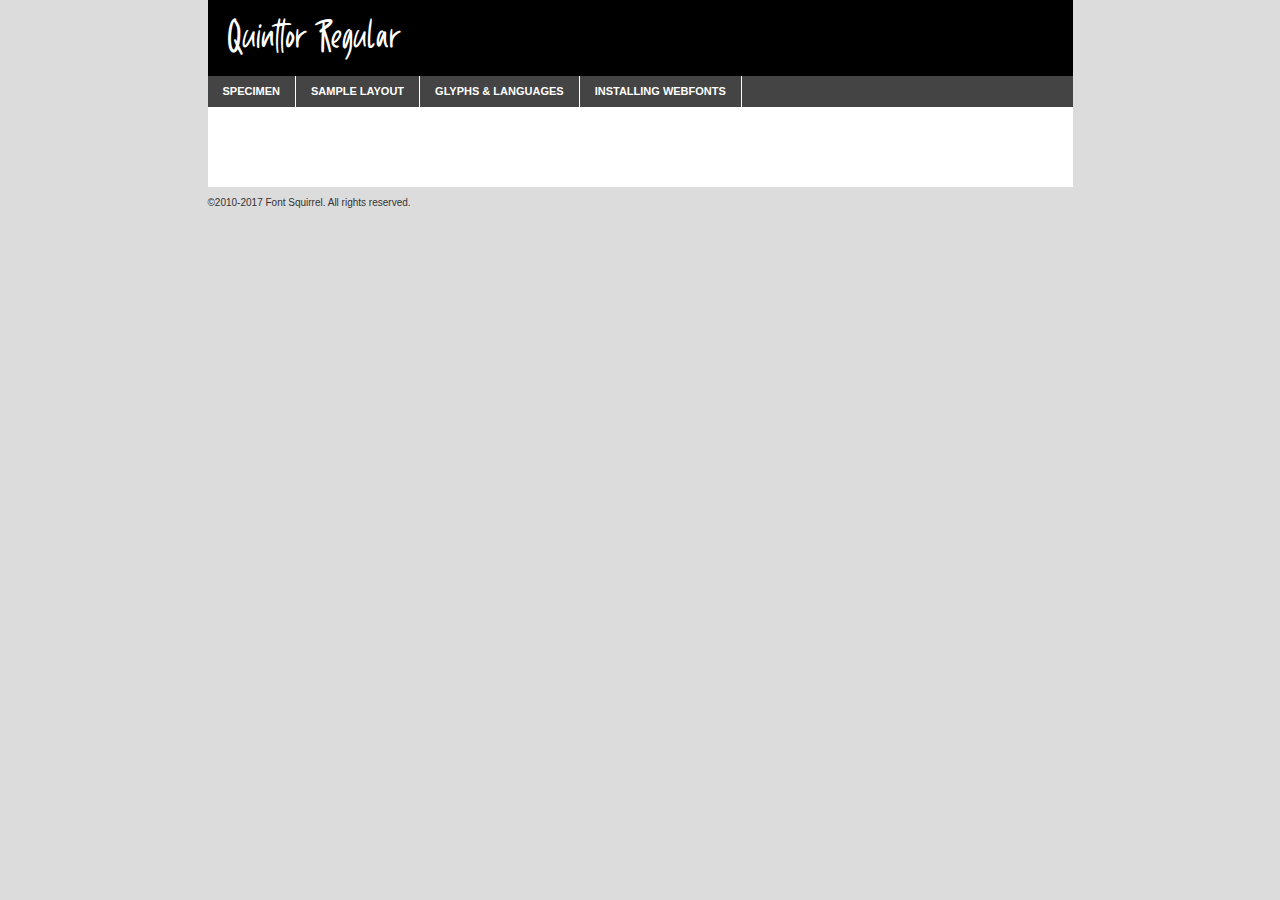
<file: fonts/quinttor-demo.html>
<!DOCTYPE html PUBLIC "-//W3C//DTD XHTML 1.0 Transitional//EN"
	"http://www.w3.org/TR/xhtml1/DTD/xhtml1-transitional.dtd">

<html xmlns="http://www.w3.org/1999/xhtml" xml:lang="en" lang="en">
<head>
	<meta http-equiv="Content-Type" content="text/html; charset=utf-8" />
	<script src="http://ajax.googleapis.com/ajax/libs/jquery/1.7.2/jquery.min.js" type="text/javascript" charset="utf-8"></script>
	<script type="text/javascript">
	(function($){$.fn.easyTabs=function(option){var param=jQuery.extend({fadeSpeed:"fast",defaultContent:1,activeClass:'active'},option);$(this).each(function(){var thisId="#"+this.id;if(param.defaultContent==''){param.defaultContent=1;}
	if(typeof param.defaultContent=="number")
	{var defaultTab=$(thisId+" .tabs li:eq("+(param.defaultContent-1)+") a").attr('href').substr(1);}else{var defaultTab=param.defaultContent;}
	$(thisId+" .tabs li a").each(function(){var tabToHide=$(this).attr('href').substr(1);$("#"+tabToHide).addClass('easytabs-tab-content');});hideAll();changeContent(defaultTab);function hideAll(){$(thisId+" .easytabs-tab-content").hide();}
	function changeContent(tabId){hideAll();$(thisId+" .tabs li").removeClass(param.activeClass);$(thisId+" .tabs li a[href=#"+tabId+"]").closest('li').addClass(param.activeClass);if(param.fadeSpeed!="none")
	{$(thisId+" #"+tabId).fadeIn(param.fadeSpeed);}else{$(thisId+" #"+tabId).show();}}
	$(thisId+" .tabs li").click(function(){var tabId=$(this).find('a').attr('href').substr(1);changeContent(tabId);return false;});});}})(jQuery);
	</script>
	<link rel="stylesheet" href="specimen_files/specimen_stylesheet.css" type="text/css" charset="utf-8" />
	<link rel="stylesheet" href="stylesheet.css" type="text/css" charset="utf-8" />

	<style type="text/css">
					body{
				font-family: 'quinttorregular';
							}
		</style>

	<title>Quinttor Regular Specimen</title>
	
	
	<script type="text/javascript" charset="utf-8">
		$(document).ready(function() {
			$('#container').easyTabs({defaultContent:1});
		});
	</script>
</head>

<body>
<div id="container">
	<div id="header">
		Quinttor Regular	</div>
	<ul class="tabs">
		<li><a href="#specimen">Specimen</a></li>
		<li><a href="#layout">Sample Layout</a></li>
				<li><a href="#glyphs">Glyphs &amp; Languages</a></li>
		<li><a href="#installing">Installing Webfonts</a></li>
		
	</ul>
	
	<div id="main_content">

		
			<div id="specimen">
		
				<div class="section">
					<div class="grid12 firstcol">
						<div class="huge">AaBb</div>
					</div>
				</div>
		
				<div class="section">
					<div class="glyph_range">A&#x200B;B&#x200b;C&#x200b;D&#x200b;E&#x200b;F&#x200b;G&#x200b;H&#x200b;I&#x200b;J&#x200b;K&#x200b;L&#x200b;M&#x200b;N&#x200b;O&#x200b;P&#x200b;Q&#x200b;R&#x200b;S&#x200b;T&#x200b;U&#x200b;V&#x200b;W&#x200b;X&#x200b;Y&#x200b;Z&#x200b;a&#x200b;b&#x200b;c&#x200b;d&#x200b;e&#x200b;f&#x200b;g&#x200b;h&#x200b;i&#x200b;j&#x200b;k&#x200b;l&#x200b;m&#x200b;n&#x200b;o&#x200b;p&#x200b;q&#x200b;r&#x200b;s&#x200b;t&#x200b;u&#x200b;v&#x200b;w&#x200b;x&#x200b;y&#x200b;z&#x200b;1&#x200b;2&#x200b;3&#x200b;4&#x200b;5&#x200b;6&#x200b;7&#x200b;8&#x200b;9&#x200b;0&#x200b;&amp;&#x200b;.&#x200b;,&#x200b;?&#x200b;!&#x200b;&#64;&#x200b;(&#x200b;)&#x200b;#&#x200b;$&#x200b;%&#x200b;*&#x200b;+&#x200b;-&#x200b;=&#x200b;:&#x200b;;</div>
				</div>
				<div class="section">
					<div class="grid12 firstcol">
						<table class="sample_table">
							<tr><td>10</td><td class="size10">abcdefghijklmnopqrstuvwxyzABCDEFGHIJKLMNOPQRSTUVWXYZ0123456789abcdefghijklmnopqrstuvwxyzABCDEFGHIJKLMNOPQRSTUVWXYZ0123456789abcdefghijklmnopqrstuvwxyzABCDEFGHIJKLMNOPQRSTUVWXYZ</td></tr>
							<tr><td>11</td><td class="size11">abcdefghijklmnopqrstuvwxyzABCDEFGHIJKLMNOPQRSTUVWXYZ0123456789abcdefghijklmnopqrstuvwxyzABCDEFGHIJKLMNOPQRSTUVWXYZ0123456789abcdefghijklmnopqrstuvwxyzABCDEFGHIJKLMNOPQRSTUVWXYZ</td></tr>
							<tr><td>12</td><td class="size12">abcdefghijklmnopqrstuvwxyzABCDEFGHIJKLMNOPQRSTUVWXYZ0123456789abcdefghijklmnopqrstuvwxyzABCDEFGHIJKLMNOPQRSTUVWXYZ0123456789abcdefghijklmnopqrstuvwxyzABCDEFGHIJKLMNOPQRSTUVWXYZ</td></tr>
							<tr><td>13</td><td class="size13">abcdefghijklmnopqrstuvwxyzABCDEFGHIJKLMNOPQRSTUVWXYZ0123456789abcdefghijklmnopqrstuvwxyzABCDEFGHIJKLMNOPQRSTUVWXYZ0123456789abcdefghijklmnopqrstuvwxyzABCDEFGHIJKLMNOPQRSTUVWXYZ</td></tr>
							<tr><td>14</td><td class="size14">abcdefghijklmnopqrstuvwxyzABCDEFGHIJKLMNOPQRSTUVWXYZ0123456789abcdefghijklmnopqrstuvwxyzABCDEFGHIJKLMNOPQRSTUVWXYZ0123456789abcdefghijklmnopqrstuvwxyzABCDEFGHIJKLMNOPQRSTUVWXYZ</td></tr>
							<tr><td>16</td><td class="size16">abcdefghijklmnopqrstuvwxyzABCDEFGHIJKLMNOPQRSTUVWXYZ0123456789abcdefghijklmnopqrstuvwxyzABCDEFGHIJKLMNOPQRSTUVWXYZ</td></tr>
							<tr><td>18</td><td class="size18">abcdefghijklmnopqrstuvwxyzABCDEFGHIJKLMNOPQRSTUVWXYZ0123456789abcdefghijklmnopqrstuvwxyzABCDEFGHIJKLMNOPQRSTUVWXYZ</td></tr>
							<tr><td>20</td><td class="size20">abcdefghijklmnopqrstuvwxyzABCDEFGHIJKLMNOPQRSTUVWXYZ0123456789abcdefghijklmnopqrstuvwxyzABCDEFGHIJKLMNOPQRSTUVWXYZ</td></tr>
							<tr><td>24</td><td class="size24">abcdefghijklmnopqrstuvwxyzABCDEFGHIJKLMNOPQRSTUVWXYZ0123456789abcdefghijklmnopqrstuvwxyzABCDEFGHIJKLMNOPQRSTUVWXYZ</td></tr>
							<tr><td>30</td><td class="size30">abcdefghijklmnopqrstuvwxyzABCDEFGHIJKLMNOPQRSTUVWXYZ0123456789abcdefghijklmnopqrstuvwxyzABCDEFGHIJKLMNOPQRSTUVWXYZ</td></tr>
							<tr><td>36</td><td class="size36">abcdefghijklmnopqrstuvwxyzABCDEFGHIJKLMNOPQRSTUVWXYZ0123456789abcdefghijklmnopqrstuvwxyzABCDEFGHIJKLMNOPQRSTUVWXYZ</td></tr>
							<tr><td>48</td><td class="size48">abcdefghijklmnopqrstuvwxyzABCDEFGHIJKLMNOPQRSTUVWXYZ0123456789abcdefghijklmnopqrstuvwxyzABCDEFGHIJKLMNOPQRSTUVWXYZ</td></tr>
							<tr><td>60</td><td class="size60">abcdefghijklmnopqrstuvwxyzABCDEFGHIJKLMNOPQRSTUVWXYZ0123456789abcdefghijklmnopqrstuvwxyzABCDEFGHIJKLMNOPQRSTUVWXYZ</td></tr>
							<tr><td>72</td><td class="size72">abcdefghijklmnopqrstuvwxyzABCDEFGHIJKLMNOPQRSTUVWXYZ0123456789abcdefghijklmnopqrstuvwxyzABCDEFGHIJKLMNOPQRSTUVWXYZ</td></tr>
							<tr><td>90</td><td class="size90">abcdefghijklmnopqrstuvwxyzABCDEFGHIJKLMNOPQRSTUVWXYZ0123456789abcdefghijklmnopqrstuvwxyzABCDEFGHIJKLMNOPQRSTUVWXYZ</td></tr>
						</table>
				
					</div>
			
				</div>
		
		
		
								<div class="section" id="bodycomparison">


										<div id="xheight">
				<div class="fontbody">&#x25FC;&#x25FC;&#x25FC;&#x25FC;&#x25FC;&#x25FC;&#x25FC;&#x25FC;&#x25FC;&#x25FC;&#x25FC;&#x25FC;&#x25FC;&#x25FC;&#x25FC;&#x25FC;&#x25FC;&#x25FC;&#x25FC;&#x25FC;&#x25FC;&#x25FC;&#x25FC;&#x25FC;&#x25FC;&#x25FC;&#x25FC;&#x25FC;&#x25FC;&#x25FC;&#x25FC;&#x25FC;&#x25FC;&#x25FC;&#x25FC;&#x25FC;&#x25FC;&#x25FC;&#x25FC;&#x25FC;&#x25FC;&#x25FC;&#x25FC;&#x25FC;&#x25FC;&#x25FC;&#x25FC;&#x25FC;&#x25FC;&#x25FC;&#x25FC;&#x25FC;&#x25FC;&#x25FC;&#x25FC;&#x25FC;&#x25FC;&#x25FC;&#x25FC;&#x25FC;&#x25FC;&#x25FC;&#x25FC;&#x25FC;&#x25FC;&#x25FC;&#x25FC;&#x25FC;&#x25FC;&#x25FC;&#x25FC;&#x25FC;&#x25FC;&#x25FC;&#x25FC;&#x25FC;&#x25FC;&#x25FC;&#x25FC;&#x25FC;&#x25FC;&#x25FC;&#x25FC;&#x25FC;&#x25FC;&#x25FC;&#x25FC;&#x25FC;&#x25FC;&#x25FC;&#x25FC;&#x25FC;&#x25FC;&#x25FC;&#x25FC;&#x25FC;&#x25FC;&#x25FC;&#x25FC;body</div><div class="arialbody">body</div><div class="verdanabody">body</div><div class="georgiabody">body</div></div>
										<div class="fontbody" style="z-index:1">
											body<span>Quinttor Regular</span>
										</div>
										<div class="arialbody" style="z-index:1">
											body<span>Arial</span>
										</div>
										<div class="verdanabody" style="z-index:1">
											body<span>Verdana</span>
										</div>
										<div class="georgiabody" style="z-index:1">
											body<span>Georgia</span>
										</div>



								</div>
		
		
				<div class="section psample psample_row1" id="">
					
					<div class="grid2 firstcol">
						<p class="size10"><span>10.</span>Aenean lacinia bibendum nulla sed consectetur. Fusce dapibus, tellus ac cursus commodo, tortor mauris condimentum nibh, ut fermentum massa justo sit amet risus. Nullam id dolor id nibh ultricies vehicula ut id elit. Cum sociis natoque penatibus et magnis dis parturient montes, nascetur ridiculus mus. Nulla vitae elit libero, a pharetra augue.</p>
			
					</div>
					<div class="grid3">
						<p class="size11"><span>11.</span>Aenean lacinia bibendum nulla sed consectetur. Fusce dapibus, tellus ac cursus commodo, tortor mauris condimentum nibh, ut fermentum massa justo sit amet risus. Nullam id dolor id nibh ultricies vehicula ut id elit. Cum sociis natoque penatibus et magnis dis parturient montes, nascetur ridiculus mus. Nulla vitae elit libero, a pharetra augue.</p>
			
					</div>
					<div class="grid3">
						<p class="size12"><span>12.</span>Aenean lacinia bibendum nulla sed consectetur. Fusce dapibus, tellus ac cursus commodo, tortor mauris condimentum nibh, ut fermentum massa justo sit amet risus. Nullam id dolor id nibh ultricies vehicula ut id elit. Cum sociis natoque penatibus et magnis dis parturient montes, nascetur ridiculus mus. Nulla vitae elit libero, a pharetra augue.</p>
			
					</div>
					<div class="grid4">
						<p class="size13"><span>13.</span>Aenean lacinia bibendum nulla sed consectetur. Fusce dapibus, tellus ac cursus commodo, tortor mauris condimentum nibh, ut fermentum massa justo sit amet risus. Nullam id dolor id nibh ultricies vehicula ut id elit. Cum sociis natoque penatibus et magnis dis parturient montes, nascetur ridiculus mus. Nulla vitae elit libero, a pharetra augue.</p>
			
					</div>
					<div class="white_blend"></div>
					
				</div>
				<div class="section psample psample_row2" id="">
					<div class="grid3 firstcol">
						<p class="size14"><span>14.</span>Aenean lacinia bibendum nulla sed consectetur. Fusce dapibus, tellus ac cursus commodo, tortor mauris condimentum nibh, ut fermentum massa justo sit amet risus. Nullam id dolor id nibh ultricies vehicula ut id elit. Cum sociis natoque penatibus et magnis dis parturient montes, nascetur ridiculus mus. Nulla vitae elit libero, a pharetra augue.</p>
			
					</div>
					<div class="grid4">
						<p class="size16"><span>16.</span>Aenean lacinia bibendum nulla sed consectetur. Fusce dapibus, tellus ac cursus commodo, tortor mauris condimentum nibh, ut fermentum massa justo sit amet risus. Nullam id dolor id nibh ultricies vehicula ut id elit. Cum sociis natoque penatibus et magnis dis parturient montes, nascetur ridiculus mus. Nulla vitae elit libero, a pharetra augue.</p>
			
					</div>
					<div class="grid5">
						<p class="size18"><span>18.</span>Aenean lacinia bibendum nulla sed consectetur. Fusce dapibus, tellus ac cursus commodo, tortor mauris condimentum nibh, ut fermentum massa justo sit amet risus. Nullam id dolor id nibh ultricies vehicula ut id elit. Cum sociis natoque penatibus et magnis dis parturient montes, nascetur ridiculus mus. Nulla vitae elit libero, a pharetra augue.</p>
			
					</div>

					<div class="white_blend"></div>

				</div>
				
				<div class="section psample psample_row3" id="">
					<div class="grid5 firstcol">
						<p class="size20"><span>20.</span>Aenean lacinia bibendum nulla sed consectetur. Fusce dapibus, tellus ac cursus commodo, tortor mauris condimentum nibh, ut fermentum massa justo sit amet risus. Nullam id dolor id nibh ultricies vehicula ut id elit. Cum sociis natoque penatibus et magnis dis parturient montes, nascetur ridiculus mus. Nulla vitae elit libero, a pharetra augue.</p>
					</div>
					<div class="grid7">
						<p class="size24"><span>24.</span>Aenean lacinia bibendum nulla sed consectetur. Fusce dapibus, tellus ac cursus commodo, tortor mauris condimentum nibh, ut fermentum massa justo sit amet risus. Nullam id dolor id nibh ultricies vehicula ut id elit. Cum sociis natoque penatibus et magnis dis parturient montes, nascetur ridiculus mus. Nulla vitae elit libero, a pharetra augue.</p>
					</div>
					
					<div class="white_blend"></div>
					
				</div>
				
				<div class="section psample psample_row4" id="">
					<div class="grid12 firstcol">
						<p class="size30"><span>30.</span>Aenean lacinia bibendum nulla sed consectetur. Fusce dapibus, tellus ac cursus commodo, tortor mauris condimentum nibh, ut fermentum massa justo sit amet risus. Nullam id dolor id nibh ultricies vehicula ut id elit. Cum sociis natoque penatibus et magnis dis parturient montes, nascetur ridiculus mus. Nulla vitae elit libero, a pharetra augue.</p>
					</div>
					<div class="white_blend"></div>
					
				</div>
				
				
				
				<div class="section psample psample_row1 fullreverse">
					<div class="grid2 firstcol">
						<p class="size10"><span>10.</span>Aenean lacinia bibendum nulla sed consectetur. Fusce dapibus, tellus ac cursus commodo, tortor mauris condimentum nibh, ut fermentum massa justo sit amet risus. Nullam id dolor id nibh ultricies vehicula ut id elit. Cum sociis natoque penatibus et magnis dis parturient montes, nascetur ridiculus mus. Nulla vitae elit libero, a pharetra augue.</p>
			
					</div>
					<div class="grid3">
						<p class="size11"><span>11.</span>Aenean lacinia bibendum nulla sed consectetur. Fusce dapibus, tellus ac cursus commodo, tortor mauris condimentum nibh, ut fermentum massa justo sit amet risus. Nullam id dolor id nibh ultricies vehicula ut id elit. Cum sociis natoque penatibus et magnis dis parturient montes, nascetur ridiculus mus. Nulla vitae elit libero, a pharetra augue.</p>
			
					</div>
					<div class="grid3">
						<p class="size12"><span>12.</span>Aenean lacinia bibendum nulla sed consectetur. Fusce dapibus, tellus ac cursus commodo, tortor mauris condimentum nibh, ut fermentum massa justo sit amet risus. Nullam id dolor id nibh ultricies vehicula ut id elit. Cum sociis natoque penatibus et magnis dis parturient montes, nascetur ridiculus mus. Nulla vitae elit libero, a pharetra augue.</p>
			
					</div>
					<div class="grid4">
						<p class="size13"><span>13.</span>Aenean lacinia bibendum nulla sed consectetur. Fusce dapibus, tellus ac cursus commodo, tortor mauris condimentum nibh, ut fermentum massa justo sit amet risus. Nullam id dolor id nibh ultricies vehicula ut id elit. Cum sociis natoque penatibus et magnis dis parturient montes, nascetur ridiculus mus. Nulla vitae elit libero, a pharetra augue.</p>
			
					</div>
					<div class="black_blend"></div>
					
				</div>
				
				<div class="section psample psample_row2 fullreverse">
					<div class="grid3 firstcol">
						<p class="size14"><span>14.</span>Aenean lacinia bibendum nulla sed consectetur. Fusce dapibus, tellus ac cursus commodo, tortor mauris condimentum nibh, ut fermentum massa justo sit amet risus. Nullam id dolor id nibh ultricies vehicula ut id elit. Cum sociis natoque penatibus et magnis dis parturient montes, nascetur ridiculus mus. Nulla vitae elit libero, a pharetra augue.</p>
			
					</div>
					<div class="grid4">
						<p class="size16"><span>16.</span>Aenean lacinia bibendum nulla sed consectetur. Fusce dapibus, tellus ac cursus commodo, tortor mauris condimentum nibh, ut fermentum massa justo sit amet risus. Nullam id dolor id nibh ultricies vehicula ut id elit. Cum sociis natoque penatibus et magnis dis parturient montes, nascetur ridiculus mus. Nulla vitae elit libero, a pharetra augue.</p>
			
					</div>
					<div class="grid5">
						<p class="size18"><span>18.</span>Aenean lacinia bibendum nulla sed consectetur. Fusce dapibus, tellus ac cursus commodo, tortor mauris condimentum nibh, ut fermentum massa justo sit amet risus. Nullam id dolor id nibh ultricies vehicula ut id elit. Cum sociis natoque penatibus et magnis dis parturient montes, nascetur ridiculus mus. Nulla vitae elit libero, a pharetra augue.</p>
			
					</div>
					<div class="black_blend"></div>

				</div>
				
				<div class="section psample fullreverse psample_row3" id="">
					<div class="grid5 firstcol">
						<p class="size20"><span>20.</span>Aenean lacinia bibendum nulla sed consectetur. Fusce dapibus, tellus ac cursus commodo, tortor mauris condimentum nibh, ut fermentum massa justo sit amet risus. Nullam id dolor id nibh ultricies vehicula ut id elit. Cum sociis natoque penatibus et magnis dis parturient montes, nascetur ridiculus mus. Nulla vitae elit libero, a pharetra augue.</p>
					</div>
					<div class="grid7">
						<p class="size24"><span>24.</span>Aenean lacinia bibendum nulla sed consectetur. Fusce dapibus, tellus ac cursus commodo, tortor mauris condimentum nibh, ut fermentum massa justo sit amet risus. Nullam id dolor id nibh ultricies vehicula ut id elit. Cum sociis natoque penatibus et magnis dis parturient montes, nascetur ridiculus mus. Nulla vitae elit libero, a pharetra augue.</p>
					</div>
					
					<div class="black_blend"></div>
					
				</div>
				
				<div class="section psample fullreverse psample_row4" id="" style="border-bottom: 20px #000 solid;">
					<div class="grid12 firstcol">
						<p class="size30"><span>30.</span>Aenean lacinia bibendum nulla sed consectetur. Fusce dapibus, tellus ac cursus commodo, tortor mauris condimentum nibh, ut fermentum massa justo sit amet risus. Nullam id dolor id nibh ultricies vehicula ut id elit. Cum sociis natoque penatibus et magnis dis parturient montes, nascetur ridiculus mus. Nulla vitae elit libero, a pharetra augue.</p>
					</div>
					<div class="black_blend"></div>
					
				</div>
				
				
				
				
			</div>
			
			<div id="layout">
				
				<div class="section">
					
					<div class="grid12 firstcol">
						<h1>Lorem Ipsum Dolor</h1>
						<h2>Etiam porta sem malesuada magna mollis euismod</h2>
						
						<p class="byline">By <a href="#link">Aenean Lacinia</a></p>
					</div>
				</div>
				<div class="section">
					<div class="grid8 firstcol">
						<p class="large">Donec sed odio dui. Morbi leo risus, porta ac consectetur ac, vestibulum at eros. Fusce dapibus, tellus ac cursus commodo, tortor mauris condimentum nibh, ut fermentum massa justo sit amet risus. </p>

						
						<h3>Pellentesque ornare sem</h3>

						<p>Maecenas sed diam eget risus varius blandit sit amet non magna. Maecenas faucibus mollis interdum. Donec ullamcorper nulla non metus auctor fringilla. Nullam id dolor id nibh ultricies vehicula ut id elit. Nullam id dolor id nibh ultricies vehicula ut id elit. </p>

						<p>Aenean eu leo quam. Pellentesque ornare sem lacinia quam venenatis vestibulum. Lorem ipsum dolor sit amet, consectetur adipiscing elit. Cum sociis natoque penatibus et magnis dis parturient montes, nascetur ridiculus mus. </p>

						<p>Nulla vitae elit libero, a pharetra augue. Praesent commodo cursus magna, vel scelerisque nisl consectetur et. Aenean lacinia bibendum nulla sed consectetur. </p>

						<p>Nullam quis risus eget urna mollis ornare vel eu leo. Nullam quis risus eget urna mollis ornare vel eu leo. Maecenas sed diam eget risus varius blandit sit amet non magna. Donec ullamcorper nulla non metus auctor fringilla. </p>

						<h3>Cras mattis consectetur</h3>

						<p>Aenean eu leo quam. Pellentesque ornare sem lacinia quam venenatis vestibulum. Aenean lacinia bibendum nulla sed consectetur. Integer posuere erat a ante venenatis dapibus posuere velit aliquet. Cras mattis consectetur purus sit amet fermentum. </p>

						<p>Nullam id dolor id nibh ultricies vehicula ut id elit. Nullam quis risus eget urna mollis ornare vel eu leo. Cras mattis consectetur purus sit amet fermentum.</p>
					</div>
					
					<div class="grid4 sidebar">
						
						<div class="box reverse">
							<p class="last">Nullam quis risus eget urna mollis ornare vel eu leo. Donec ullamcorper nulla non metus auctor fringilla. Cras mattis consectetur purus sit amet fermentum. Sed posuere consectetur est at lobortis. Lorem ipsum dolor sit amet, consectetur adipiscing elit. </p>
						</div>
						
						<p class="caption">Maecenas sed diam eget risus varius.</p>

						<p>Vestibulum id ligula porta felis euismod semper. Integer posuere erat a ante venenatis dapibus posuere velit aliquet. Vestibulum id ligula porta felis euismod semper. Sed posuere consectetur est at lobortis. Maecenas sed diam eget risus varius blandit sit amet non magna. Fusce dapibus, tellus ac cursus commodo, tortor mauris condimentum nibh, ut fermentum massa justo sit amet risus. </p>

					

						<p>Duis mollis, est non commodo luctus, nisi erat porttitor ligula, eget lacinia odio sem nec elit. Aenean lacinia bibendum nulla sed consectetur. Vivamus sagittis lacus vel augue laoreet rutrum faucibus dolor auctor. Aenean lacinia bibendum nulla sed consectetur. Nullam quis risus eget urna mollis ornare vel eu leo. </p>

						<p>Praesent commodo cursus magna, vel scelerisque nisl consectetur et. Donec ullamcorper nulla non metus auctor fringilla. Maecenas faucibus mollis interdum. Fusce dapibus, tellus ac cursus commodo, tortor mauris condimentum nibh, ut fermentum massa justo sit amet risus. </p>

					</div>
				</div>
				
			</div>


			



		<div id="glyphs">
			<div class="section">
				<div class="grid12 firstcol">
			
				<h1>Language Support</h1>
				<p>The subset of Quinttor Regular in this kit supports the following languages:<br />
			
					English, German, Arrernte, Bislama, Cebuano, Fijian, Gilbertese, Hmong, Hopi, Ibanag, Iloko_ilokano, Interglossa_glosa, Interlingua, Lojban, Norfolk_pitcairnese, Oromo, Rotokas, Seychelles_creole, Shona, Somali, Southern_ndebele, Swahili, Swati_swazi, Tok_pisin, Volapuk, Warlpiri, Xhosa, Zulu, Latinbasic, Demo				</p>
				<h1>Glyph Chart</h1>
				<p>The subset of Quinttor Regular in this kit includes all the glyphs listed below. Unicode entities are included above each glyph to help you insert individual characters into your layout.</p>
				<div id="glyph_chart">
			
																														 <div><p>&amp;#13;</p>&#13;</div>
																				 <div><p>&amp;#32;</p>&#32;</div>
																				 <div><p>&amp;#33;</p>&#33;</div>
																				 <div><p>&amp;#35;</p>&#35;</div>
																				 <div><p>&amp;#36;</p>&#36;</div>
																				 <div><p>&amp;#37;</p>&#37;</div>
																				 <div><p>&amp;#38;</p>&#38;</div>
																				 <div><p>&amp;#40;</p>&#40;</div>
																				 <div><p>&amp;#41;</p>&#41;</div>
																				 <div><p>&amp;#42;</p>&#42;</div>
																				 <div><p>&amp;#43;</p>&#43;</div>
																				 <div><p>&amp;#44;</p>&#44;</div>
																				 <div><p>&amp;#45;</p>&#45;</div>
																				 <div><p>&amp;#46;</p>&#46;</div>
																				 <div><p>&amp;#47;</p>&#47;</div>
																				 <div><p>&amp;#48;</p>&#48;</div>
																				 <div><p>&amp;#49;</p>&#49;</div>
																				 <div><p>&amp;#50;</p>&#50;</div>
																				 <div><p>&amp;#51;</p>&#51;</div>
																				 <div><p>&amp;#52;</p>&#52;</div>
																				 <div><p>&amp;#53;</p>&#53;</div>
																				 <div><p>&amp;#54;</p>&#54;</div>
																				 <div><p>&amp;#55;</p>&#55;</div>
																				 <div><p>&amp;#56;</p>&#56;</div>
																				 <div><p>&amp;#57;</p>&#57;</div>
																				 <div><p>&amp;#58;</p>&#58;</div>
																				 <div><p>&amp;#59;</p>&#59;</div>
																				 <div><p>&amp;#60;</p>&#60;</div>
																				 <div><p>&amp;#61;</p>&#61;</div>
																				 <div><p>&amp;#62;</p>&#62;</div>
																				 <div><p>&amp;#63;</p>&#63;</div>
																				 <div><p>&amp;#64;</p>&#64;</div>
																				 <div><p>&amp;#65;</p>&#65;</div>
																				 <div><p>&amp;#66;</p>&#66;</div>
																				 <div><p>&amp;#67;</p>&#67;</div>
																				 <div><p>&amp;#68;</p>&#68;</div>
																				 <div><p>&amp;#69;</p>&#69;</div>
																				 <div><p>&amp;#70;</p>&#70;</div>
																				 <div><p>&amp;#71;</p>&#71;</div>
																				 <div><p>&amp;#72;</p>&#72;</div>
																				 <div><p>&amp;#73;</p>&#73;</div>
																				 <div><p>&amp;#74;</p>&#74;</div>
																				 <div><p>&amp;#75;</p>&#75;</div>
																				 <div><p>&amp;#76;</p>&#76;</div>
																				 <div><p>&amp;#77;</p>&#77;</div>
																				 <div><p>&amp;#78;</p>&#78;</div>
																				 <div><p>&amp;#79;</p>&#79;</div>
																				 <div><p>&amp;#80;</p>&#80;</div>
																				 <div><p>&amp;#81;</p>&#81;</div>
																				 <div><p>&amp;#82;</p>&#82;</div>
																				 <div><p>&amp;#83;</p>&#83;</div>
																				 <div><p>&amp;#84;</p>&#84;</div>
																				 <div><p>&amp;#85;</p>&#85;</div>
																				 <div><p>&amp;#86;</p>&#86;</div>
																				 <div><p>&amp;#87;</p>&#87;</div>
																				 <div><p>&amp;#88;</p>&#88;</div>
																				 <div><p>&amp;#89;</p>&#89;</div>
																				 <div><p>&amp;#90;</p>&#90;</div>
																				 <div><p>&amp;#91;</p>&#91;</div>
																				 <div><p>&amp;#92;</p>&#92;</div>
																				 <div><p>&amp;#93;</p>&#93;</div>
																				 <div><p>&amp;#94;</p>&#94;</div>
																				 <div><p>&amp;#95;</p>&#95;</div>
																				 <div><p>&amp;#97;</p>&#97;</div>
																				 <div><p>&amp;#98;</p>&#98;</div>
																				 <div><p>&amp;#99;</p>&#99;</div>
																				 <div><p>&amp;#100;</p>&#100;</div>
																				 <div><p>&amp;#101;</p>&#101;</div>
																				 <div><p>&amp;#102;</p>&#102;</div>
																				 <div><p>&amp;#103;</p>&#103;</div>
																				 <div><p>&amp;#104;</p>&#104;</div>
																				 <div><p>&amp;#105;</p>&#105;</div>
																				 <div><p>&amp;#106;</p>&#106;</div>
																				 <div><p>&amp;#107;</p>&#107;</div>
																				 <div><p>&amp;#108;</p>&#108;</div>
																				 <div><p>&amp;#109;</p>&#109;</div>
																				 <div><p>&amp;#110;</p>&#110;</div>
																				 <div><p>&amp;#111;</p>&#111;</div>
																				 <div><p>&amp;#112;</p>&#112;</div>
																				 <div><p>&amp;#113;</p>&#113;</div>
																				 <div><p>&amp;#114;</p>&#114;</div>
																				 <div><p>&amp;#115;</p>&#115;</div>
																				 <div><p>&amp;#116;</p>&#116;</div>
																				 <div><p>&amp;#117;</p>&#117;</div>
																				 <div><p>&amp;#118;</p>&#118;</div>
																				 <div><p>&amp;#119;</p>&#119;</div>
																				 <div><p>&amp;#120;</p>&#120;</div>
																				 <div><p>&amp;#121;</p>&#121;</div>
																				 <div><p>&amp;#122;</p>&#122;</div>
																				 <div><p>&amp;#123;</p>&#123;</div>
																				 <div><p>&amp;#124;</p>&#124;</div>
																				 <div><p>&amp;#125;</p>&#125;</div>
																				 <div><p>&amp;#160;</p>&#160;</div>
																				 <div><p>&amp;#161;</p>&#161;</div>
																				 <div><p>&amp;#163;</p>&#163;</div>
																				 <div><p>&amp;#169;</p>&#169;</div>
																				 <div><p>&amp;#173;</p>&#173;</div>
																				 <div><p>&amp;#177;</p>&#177;</div>
																				 <div><p>&amp;#191;</p>&#191;</div>
																				 <div><p>&amp;#196;</p>&#196;</div>
																				 <div><p>&amp;#214;</p>&#214;</div>
																				 <div><p>&amp;#215;</p>&#215;</div>
																				 <div><p>&amp;#220;</p>&#220;</div>
																				 <div><p>&amp;#223;</p>&#223;</div>
																				 <div><p>&amp;#228;</p>&#228;</div>
																				 <div><p>&amp;#246;</p>&#246;</div>
																				 <div><p>&amp;#247;</p>&#247;</div>
																				 <div><p>&amp;#252;</p>&#252;</div>
																				 <div><p>&amp;#8192;</p>&#8192;</div>
																				 <div><p>&amp;#8193;</p>&#8193;</div>
																				 <div><p>&amp;#8194;</p>&#8194;</div>
																				 <div><p>&amp;#8195;</p>&#8195;</div>
																				 <div><p>&amp;#8196;</p>&#8196;</div>
																				 <div><p>&amp;#8197;</p>&#8197;</div>
																				 <div><p>&amp;#8198;</p>&#8198;</div>
																				 <div><p>&amp;#8199;</p>&#8199;</div>
																				 <div><p>&amp;#8200;</p>&#8200;</div>
																				 <div><p>&amp;#8201;</p>&#8201;</div>
																				 <div><p>&amp;#8202;</p>&#8202;</div>
																				 <div><p>&amp;#8208;</p>&#8208;</div>
																				 <div><p>&amp;#8209;</p>&#8209;</div>
																				 <div><p>&amp;#8210;</p>&#8210;</div>
																				 <div><p>&amp;#8211;</p>&#8211;</div>
																				 <div><p>&amp;#8212;</p>&#8212;</div>
																				 <div><p>&amp;#8216;</p>&#8216;</div>
																				 <div><p>&amp;#8217;</p>&#8217;</div>
																				 <div><p>&amp;#8218;</p>&#8218;</div>
																				 <div><p>&amp;#8220;</p>&#8220;</div>
																				 <div><p>&amp;#8221;</p>&#8221;</div>
																				 <div><p>&amp;#8222;</p>&#8222;</div>
																				 <div><p>&amp;#8230;</p>&#8230;</div>
																				 <div><p>&amp;#8239;</p>&#8239;</div>
																				 <div><p>&amp;#8287;</p>&#8287;</div>
																				 <div><p>&amp;#8364;</p>&#8364;</div>
																				 <div><p>&amp;#9724;</p>&#9724;</div>
																												</div>	
				</div>
		
		
			</div>
		</div>
		
		
		<div id="specs">
			
		</div>
	
		<div id="installing">
			<div class="section">
				<div class="grid7 firstcol">
					<h1>Installing Webfonts</h1>
					
					<p>Webfonts are supported by all major browser platforms but not all in the same way. There are currently four different font formats that must be included in order to target all browsers. This includes TTF, WOFF, EOT and SVG.</p>
					
					<h2>1. Upload your webfonts</h2>
					<p>You must upload your webfont kit to your website. They should be in or near the same directory as your CSS files.</p>
					
					<h2>2. Include the webfont stylesheet</h2>
					<p>A special CSS @font-face declaration helps the various browsers select the appropriate font it needs without causing you a bunch of headaches. Learn more about this syntax by reading the <a href="https://www.fontspring.com/blog/further-hardening-of-the-bulletproof-syntax">Fontspring blog post</a> about it. The code for it is as follows:</p>


<code>
@font-face{ 
	font-family: 'MyWebFont';
	src: url('WebFont.eot');
	src: url('WebFont.eot?#iefix') format('embedded-opentype'),
	     url('WebFont.woff') format('woff'),
	     url('WebFont.ttf') format('truetype'),
	     url('WebFont.svg#webfont') format('svg');
}
</code>

	<p>We've already gone ahead and generated the code for you. All you have to do is link to the stylesheet in your HTML, like this:</p>
	<code>&lt;link rel=&quot;stylesheet&quot; href=&quot;stylesheet.css&quot; type=&quot;text/css&quot; charset=&quot;utf-8&quot; /&gt;</code>

					<h2>3. Modify your own stylesheet</h2>
					<p>To take advantage of your new fonts, you must tell your stylesheet to use them. Look at the original @font-face declaration above and find the property called "font-family." The name linked there will be what you use to reference the font. Prepend that webfont name to the font stack in the "font-family" property, inside the selector you want to change. For example:</p>
<code>p { font-family: 'WebFont', Arial, sans-serif; }</code>

<h2>4. Test</h2>
<p>Getting webfonts to work cross-browser <em>can</em> be tricky. Use the information in the sidebar to help you if you find that fonts aren't loading in a particular browser.</p>
				</div>
				
				<div class="grid5 sidebar">
					<div class="box">
						<h2>Troubleshooting<br />Font-Face Problems</h2>
						<p>Having trouble getting your webfonts to load in your new website? Here are some tips to sort out what might be the problem.</p>

						<h3>Fonts not showing in any browser</h3>

						<p>This sounds like you need to work on the plumbing. You either did not upload the fonts to the correct directory, or you did not link the fonts properly in the CSS. If you've confirmed that all this is correct and you still have a problem, take a look at your .htaccess file and see if requests are getting intercepted.</p>

						<h3>Fonts not loading in iPhone or iPad</h3>

						<p>The most common problem here is that you are serving the fonts from an IIS server. IIS refuses to serve files that have unknown MIME types. If that is the case, you must set the MIME type for SVG to "image/svg+xml" in the server settings. Follow these instructions from Microsoft if you need help.</p>

						<h3>Fonts not loading in Firefox</h3>

						<p>The primary reason for this failure? You are still using a version Firefox older than 3.5. So upgrade already! If that isn't it, then you are very likely serving fonts from a different domain. Firefox requires that all font assets be served from the same domain. Lastly it is possible that you need to add WOFF to your list of MIME types (if you are serving via IIS.)</p>

						<h3>Fonts not loading in IE</h3>

						<p>Are you looking at Internet Explorer on an actual Windows machine or are you cheating by using a service like Adobe BrowserLab? Many of these screenshot services do not render @font-face for IE. Best to test it on a real machine.</p>

						<h3>Fonts not loading in IE9</h3>

						<p>IE9, like Firefox, requires that fonts be served from the same domain as the website. Make sure that is the case.</p>
					</div>
				</div>
			</div>
			
		</div>
	
	</div>
	<div id="footer">
		<p>&copy;2010-2017 Font Squirrel. All rights reserved.</p>
	</div>
</div>
</body>
</html>
</file>
<file: _book/site_libs/quarto-html/tippy.css>
.tippy-box[data-animation=fade][data-state=hidden]{opacity:0}[data-tippy-root]{max-width:calc(100vw - 10px)}.tippy-box{position:relative;background-color:#333;color:#fff;border-radius:4px;font-size:14px;line-height:1.4;white-space:normal;outline:0;transition-property:transform,visibility,opacity}.tippy-box[data-placement^=top]>.tippy-arrow{bottom:0}.tippy-box[data-placement^=top]>.tippy-arrow:before{bottom:-7px;left:0;border-width:8px 8px 0;border-top-color:initial;transform-origin:center top}.tippy-box[data-placement^=bottom]>.tippy-arrow{top:0}.tippy-box[data-placement^=bottom]>.tippy-arrow:before{top:-7px;left:0;border-width:0 8px 8px;border-bottom-color:initial;transform-origin:center bottom}.tippy-box[data-placement^=left]>.tippy-arrow{right:0}.tippy-box[data-placement^=left]>.tippy-arrow:before{border-width:8px 0 8px 8px;border-left-color:initial;right:-7px;transform-origin:center left}.tippy-box[data-placement^=right]>.tippy-arrow{left:0}.tippy-box[data-placement^=right]>.tippy-arrow:before{left:-7px;border-width:8px 8px 8px 0;border-right-color:initial;transform-origin:center right}.tippy-box[data-inertia][data-state=visible]{transition-timing-function:cubic-bezier(.54,1.5,.38,1.11)}.tippy-arrow{width:16px;height:16px;color:#333}.tippy-arrow:before{content:"";position:absolute;border-color:transparent;border-style:solid}.tippy-content{position:relative;padding:5px 9px;z-index:1}
</file>
<file: _book/site_libs/quarto-html/quarto-syntax-highlighting.css>
/* quarto syntax highlight colors */
:root {
  --quarto-hl-ot-color: #003B4F;
  --quarto-hl-at-color: #657422;
  --quarto-hl-ss-color: #20794D;
  --quarto-hl-an-color: #5E5E5E;
  --quarto-hl-fu-color: #4758AB;
  --quarto-hl-st-color: #20794D;
  --quarto-hl-cf-color: #003B4F;
  --quarto-hl-op-color: #5E5E5E;
  --quarto-hl-er-color: #AD0000;
  --quarto-hl-bn-color: #AD0000;
  --quarto-hl-al-color: #AD0000;
  --quarto-hl-va-color: #111111;
  --quarto-hl-bu-color: inherit;
  --quarto-hl-ex-color: inherit;
  --quarto-hl-pp-color: #AD0000;
  --quarto-hl-in-color: #5E5E5E;
  --quarto-hl-vs-color: #20794D;
  --quarto-hl-wa-color: #5E5E5E;
  --quarto-hl-do-color: #5E5E5E;
  --quarto-hl-im-color: #00769E;
  --quarto-hl-ch-color: #20794D;
  --quarto-hl-dt-color: #AD0000;
  --quarto-hl-fl-color: #AD0000;
  --quarto-hl-co-color: #5E5E5E;
  --quarto-hl-cv-color: #5E5E5E;
  --quarto-hl-cn-color: #8f5902;
  --quarto-hl-sc-color: #5E5E5E;
  --quarto-hl-dv-color: #AD0000;
  --quarto-hl-kw-color: #003B4F;
}

/* other quarto variables */
:root {
  --quarto-font-monospace: SFMono-Regular, Menlo, Monaco, Consolas, "Liberation Mono", "Courier New", monospace;
}

pre > code.sourceCode > span {
  color: #003B4F;
}

code span {
  color: #003B4F;
}

code.sourceCode > span {
  color: #003B4F;
}

div.sourceCode,
div.sourceCode pre.sourceCode {
  color: #003B4F;
}

code span.ot {
  color: #003B4F;
}

code span.at {
  color: #657422;
}

code span.ss {
  color: #20794D;
}

code span.an {
  color: #5E5E5E;
}

code span.fu {
  color: #4758AB;
}

code span.st {
  color: #20794D;
}

code span.cf {
  color: #003B4F;
}

code span.op {
  color: #5E5E5E;
}

code span.er {
  color: #AD0000;
}

code span.bn {
  color: #AD0000;
}

code span.al {
  color: #AD0000;
}

code span.va {
  color: #111111;
}

code span.pp {
  color: #AD0000;
}

code span.in {
  color: #5E5E5E;
}

code span.vs {
  color: #20794D;
}

code span.wa {
  color: #5E5E5E;
  font-style: italic;
}

code span.do {
  color: #5E5E5E;
  font-style: italic;
}

code span.im {
  color: #00769E;
}

code span.ch {
  color: #20794D;
}

code span.dt {
  color: #AD0000;
}

code span.fl {
  color: #AD0000;
}

code span.co {
  color: #5E5E5E;
}

code span.cv {
  color: #5E5E5E;
  font-style: italic;
}

code span.cn {
  color: #8f5902;
}

code span.sc {
  color: #5E5E5E;
}

code span.dv {
  color: #AD0000;
}

code span.kw {
  color: #003B4F;
}

.prevent-inlining {
  content: "</";
}

/*# sourceMappingURL=debc5d5d77c3f9108843748ff7464032.css.map */
</file>
<file: _book/styles.css>
@font-face {
        font-family: 'quinttorregular';
        src: url('fonts/quinttor-webfont.woff2') format('woff2'),
            url('fonts/quinttor-webfont.woff') format('woff');
        font-weight: normal;
        font-style: normal;

    }

    @font-face {
        font-family: 'almondregular';
        src: url('fonts/almond_regular-webfont.woff2') format('woff2'),
            url('fonts/almond_regular-webfont.woff') format('woff');
        font-weight: normal;
        font-style: normal;
        font-size: xx-large;
    }

    @font-face {
        font-family: 'peter_jhonsregular';
        src: url('fonts/peter_jhons-webfont.woff2') format('woff2'),
            url('fonts/peter_jhons-webfont.woff') format('woff');
        font-weight: normal;
        font-style: normal;

    }

    @font-face {
        font-family: 'amsterdam_variation_1regular';
        src: url('fonts/amsterdam_variation_1-webfont.woff2') format('woff2'),
            url('fonts/amsterdam_variation_1-webfont.woff') format('woff');
        font-weight: normal;
        font-style: normal;

    }

    @font-face {
        font-family: 'amsterdam_variation_2regular';
        src: url('fonts/amsterdam_variation_2-webfont.woff2') format('woff2'),
            url('fonts/amsterdam_variation_2-webfont.woff') format('woff');
        font-weight: normal;
        font-style: normal;

    }

    @font-face {
        font-family: 'amsterdam_variation_3regular';
        src: url('fonts/amsterdam_variation_3-webfont.woff2') format('woff2'),
            url('fonts/amsterdam_variation_3-webfont.woff') format('woff');
        font-weight: normal;
        font-style: normal;

    }

    @font-face {
        font-family: 'amsterdamregular';
        src: url('fonts/amsterdam-webfont.woff2') format('woff2'),
            url('fonts/amsterdam-webfont.woff') format('woff');
        font-weight: normal;
        font-style: normal;

    }
    
    @font-face {
    font-family: heliotrope_3;
    font-style: normal;
    font-weight: normal;
    font-stretch: normal;
    font-display: auto;
    src: url('fonts/heliotrope_3_regular.woff2') format('woff2');
    }
    
    @font-face {
    font-family: heliotrope_3;
    font-style: italic;
    font-weight: normal;
    font-stretch: normal;
    font-display: auto;
    src: url('fonts/heliotrope_3_italic.woff2') format('woff2');
    }
    
    @font-face {
    font-family: heliotrope_3;
    font-style: normal;
    font-weight: bold;
    font-stretch: normal;
    font-display: auto;
    src: url('fonts/heliotrope_3_bold.woff2') format('woff2');
    }
    
    @font-face {
    font-family: heliotrope_3;
    font-style: italic;
    font-weight: bold;
    font-stretch: normal;
    font-display: auto;
    src: url('fonts/heliotrope_3_bold_italic.woff2') format('woff2');
    }
    
    @font-face {
    font-family: heliotrope_3_caps;
    font-style: normal;
    font-weight: normal;
    font-stretch: normal;
    font-display: auto;
    src: url('fonts/heliotrope_3_caps_regular.woff2') format('woff2');
    }
    
    @font-face {
    font-family: heliotrope_3_caps;
    font-style: normal;
    font-weight: bold;
    font-stretch: normal;
    font-display: auto;
    src: url('fonts/heliotrope_3_caps_bold.woff2') format('woff2');
    }
    
    
p,a,summary,li{
    font-family: 'heliotrope_3', Helvetica, sans-serif !important;
}

.figure-caption{
    font-size: 0.7em;
}

h1,h2,h3{
    font-family: 'amsterdamregular', Helvetica, sans-serif !important;
}

h1{
    font-size: 2.75em;
}

h2{
    font-size: 2em;
}

h3{
    font-size: 1.25em;
}

#toc-title{
    font-family: 'quinttorregular', Helvetica, sans-serif !important;
    font-size: 1.5em;
}

#preface h1{
    display: none;
}
</file>
<file: fonts/stylesheet.css>
/*! Generated by Font Squirrel (https://www.fontsquirrel.com) on May 17, 2020 */



@font-face {
    font-family: 'quinttorregular';
    src: url('quinttor-webfont.woff2') format('woff2'),
         url('quinttor-webfont.woff') format('woff');
    font-weight: normal;
    font-style: normal;

}
</file>
<file: fonts/specimen_files/specimen_stylesheet.css>
@import url('grid_12-825-55-15.css');

/*  
	CSS Reset by Eric Meyer - Released under Public Domain
    http://meyerweb.com/eric/tools/css/reset/
*/
html, body, div, span, applet, object, iframe,
h1, h2, h3, h4, h5, h6, p, blockquote, pre,
a, abbr, acronym, address, big, cite, code,
del, dfn, em, font, img, ins, kbd, q, s, samp,
small, strike, strong, sub, sup, tt, var,
b, u, i, center, dl, dt, dd, ol, ul, li,
fieldset, form, label, legend, table, 
caption, tbody, tfoot, thead, tr, th, td 
                  {margin: 0;padding: 0;border: 0;outline: 0;
                  font-size: 100%;vertical-align: baseline;
                  background: transparent;}
body              {line-height: 1;}
ol, ul            {list-style: none;}
blockquote, q     {quotes: none;}
blockquote:before, blockquote:after,
q:before, q:after {content: '';	content: none;}
:focus            {outline: 0;}
ins               {text-decoration: none;}
del               {text-decoration: line-through;}
table             {border-collapse: collapse;border-spacing: 0;}




body {
	color: #000;
	background-color: #dcdcdc;
}

a {
	text-decoration: none;
	color: #1883ba;
}

h1{
	font-size: 32px;
	font-weight: normal;
	font-style: normal;
	margin-bottom: 18px;
}

h2{
	font-size: 18px;
}

#container {
	width: 865px;
	margin: 0px auto;
}


#header {
	padding: 20px;
	font-size: 36px;
	background-color: #000;
	color: #fff;
}

#header span {
	color: #666;
}
#main_content {
	background-color: #fff;
	padding: 60px 20px 20px;
}


#footer p {
	margin: 0;
	padding-top: 10px;
	padding-bottom: 50px;
	color: #333;
	font: 10px Arial, sans-serif;
}

.tabs {
	width: 100%;
	height: 31px;
	background-color: #444;
}
.tabs li {
	float:  left;
	margin: 0;
	overflow: hidden;
	background-color: #444;
}
.tabs li a {
	display: block;
	color: #fff;
	text-decoration: none;
	font: bold 11px/11px 'Arial';
	text-transform: uppercase;
	padding: 10px 15px;
	border-right: 1px solid #fff;
}

.tabs li a:hover {
		background-color: #00b3ff;

}

.tabs li.active a {
	color:  #000;
	background-color: #fff;
}



div.huge {
	
	font-size: 300px;
	line-height: 1em;
	padding: 0;
	letter-spacing: -.02em;
	overflow: hidden;
}
div.glyph_range {
	font-size: 72px;
	line-height: 1.1em;
}

.size10{ font-size: 10px; }
.size11{ font-size: 11px; }
.size12{ font-size: 12px; }
.size13{ font-size: 13px; }
.size14{ font-size: 14px; }
.size16{ font-size: 16px; }
.size18{ font-size: 18px; }
.size20{ font-size: 20px; }
.size24{ font-size: 24px; }
.size30{ font-size: 30px; }
.size36{ font-size: 36px; }
.size48{ font-size: 48px; }
.size60{ font-size: 60px; }
.size72{ font-size: 72px; }
.size90{ font-size: 90px; }


.psample_row1 {	height: 120px;}
.psample_row1 {	height: 120px;}
.psample_row2 {	height: 160px;}
.psample_row3 {	height: 160px;}
.psample_row4 {	height: 160px;}

.psample {
	overflow: hidden;
	position: relative;
}
.psample p {
	line-height: 1.3em;
	display: block;
	overflow: hidden;
	margin: 0;
}

.psample span {
	margin-right: .5em;
}

.white_blend {
	width: 100%;
	height: 61px;
	background-image: url([data-uri]);
	position: absolute;
	bottom: 0;
}
.black_blend {
	width: 100%;
	height: 61px;
	background-image: url([data-uri]);
	position: absolute;
	bottom: 0;
}
.fullreverse {
	background:  #000 !important;
	color:  #fff !important;
	margin-left: -20px;
	padding-left: 20px;
	margin-right: -20px;
	padding-right: 20px;
	padding: 20px;
	margin-bottom:0;
}


.sample_table td {
	padding-top: 3px;
	padding-bottom:5px;
	padding-left: 5px;
	vertical-align: middle;
	line-height: 1.2em;
}

.sample_table td:first-child {
	background-color: #eee;
	text-align: right;
	padding-right: 5px;
	padding-left: 0;
	padding: 5px;
	font: 11px/12px "Courier New", Courier, mono;
}

code {
	white-space: pre;
	background-color: #eee;
	display: block;
	padding: 10px;
	margin-bottom: 18px;
	overflow: auto;
}


.bottom,.last 	{margin-bottom:0 !important; padding-bottom:0 !important;}

.box  { 
  padding: 18px; 
  margin-bottom: 18px; 
  background: #eee; 
}

.reverse,.reversed { background:  #000 !important;color:  #fff !important; border: none !important;}

#bodycomparison {
	position: relative;
	overflow: hidden;
	font-size: 72px;
	height: 90px;
	white-space: nowrap;
}

#bodycomparison div{
	font-size: 72px;
	line-height: 90px;
	display: inline;
	margin: 0 15px 0 0;
	padding: 0;
}

#bodycomparison div span{
	font: 10px Arial;
	position: absolute;
	left: 0;
}
#xheight {
	float: none;
	position: absolute;
	color: #d9f3ff;
	font-size: 72px;
	line-height: 90px;
}

.fontbody {
 position: relative;
}
.arialbody{
	font-family: Arial;
	position: relative;
}
.verdanabody{
	font-family: Verdana;
	position: relative;
}
.georgiabody{
	font-family: Georgia;
	position: relative;
}

/* @group Layout page
 */

#layout h1 {
	font-size: 36px;
	line-height: 42px;
	font-weight: normal;
	font-style: normal;
}

#layout h2 {
	font-size: 24px;
	line-height: 23px;
	font-weight: normal;
	font-style: normal;
}

#layout h3 {
	font-size: 22px;
	line-height: 1.4em;
	margin-top: 1em;
	font-weight: normal;
	font-style: normal;
}


#layout p.byline {
	font-size: 12px;
	margin-top: 18px;
	line-height: 12px;
	margin-bottom: 0;
}
#layout p {
	font-size: 14px;
	line-height: 21px;
	margin-bottom: .5em;
}

#layout p.large{
	font-size: 18px;
	line-height: 26px;
}

#layout .sidebar p{
	font-size: 12px;
	line-height: 1.4em;
}

#layout p.caption {
	font-size: 10px;
	margin-top: -16px;
	margin-bottom: 18px;
}

/* @end */

/* @group Glyphs */

#glyph_chart div{
	background-color: #d9f3ff;
	color: black;
	float: left;
	font-size: 36px;
	height: 1.2em;
	line-height: 1.2em;
	margin-bottom: 1px;
	margin-right: 1px;
	text-align: center;
	width: 1.2em;
	position: relative;
	padding: .6em .2em .2em;
}

#glyph_chart div p {
	position: absolute;
	left: 0;
	top: 0;
	display: block;
	text-align: center;
	font: bold 9px Arial, sans-serif;
	background-color: #3a768f;
	width: 100%;
	color: #fff;
	padding: 2px 0;
}


#glyphs h1 {
	font-family: Arial, sans-serif;
}
/* @end */

/* @group Installing */

#installing {
	font: 13px Arial, sans-serif;
}

#installing p,
#glyphs p{
	line-height: 1.2em;
	margin-bottom: 18px;
	font: 13px Arial, sans-serif;
}



#installing h3{
	font-size: 15px;
	margin-top: 18px;
}

/* @end */

#rendering h1 {
	font-family: Arial, sans-serif;
}
.render_table td {
	font: 11px "Courier New", Courier, mono;
	vertical-align: middle;
}
</file>
